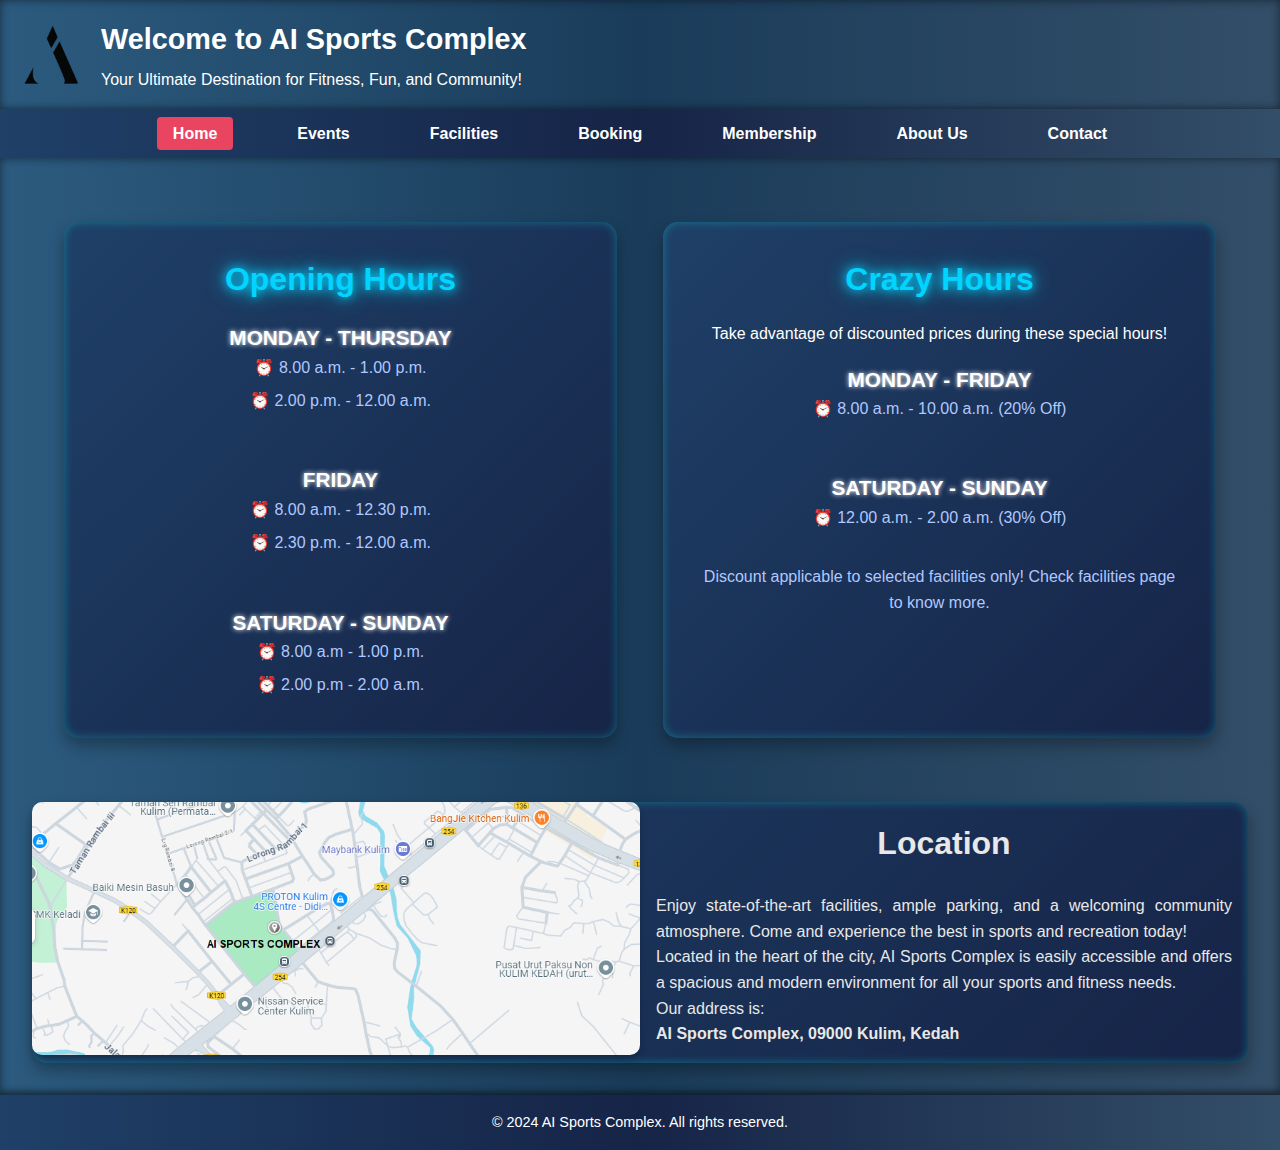
<file: index.html>
<!DOCTYPE html>
<html lang="en">
<head>
	<meta charset="UTF-8">
	<meta name="viewport" content="width=device-width, initial-scale=1.0">
	<title>Home - AI Sports Complex</title>
	<link rel="icon" href="AI.png" type="image/png">
	<link rel="stylesheet" href="A1Style.css">
</head>

<body>
	<header>
		<div class = "headerContent">
			<img id="myImage" src="AI.png" alt="AI Sports Complex Logo">
			<div class = "headerText">
				<h1>Welcome to AI Sports Complex</h1>
				<p>Your Ultimate Destination for Fitness, Fun, and Community!</p>
			</div>
		</div>
	</header>
	
	<nav>
        	<ul>
			<li><a href="index.html">Home</a></li>
            		<li><a href="events.html">Events</a></li>
			<li><a href="facilities.html">Facilities</a></li>
            		<li><a href="booking.html">Booking</a></li>
			<li><a href="membership.html">Membership</a></li>
			<li><a href="aboutus.html">About Us</a></li>
        		<li><a href="contact.html">Contact</a></li>
        	</ul>
	</nav>
	
	<main>
		<section id="indexContent">
			<div class="openingHours">
				<h1>Opening Hours</h1>
				<dl>
					<dt><b>Monday - Thursday</b></dt>
					<dd>⏰ 8.00 a.m. - 1.00 p.m.</dd>
					<dd>⏰ 2.00 p.m. - 12.00 a.m.</dd>
					<br>
					<dt><b>Friday</b></dt>
                    			<dd>⏰ 8.00 a.m. - 12.30 p.m.</dd>
                   	 		<dd>⏰ 2.30 p.m. - 12.00 a.m.</dd>
					<br>
					<dt><b>Saturday - Sunday</b></dt>
                    			<dd>⏰ 8.00 a.m - 1.00 p.m.</dd>
                    			<dd>⏰ 2.00 p.m - 2.00 a.m.</dd>
				</dl>
			</div>
			
			<div class="crazyHours">
            			<h1>Crazy Hours</h1>
            			<p>Take advantage of discounted prices during these special hours!</p>
            			<dl>
                			<dt><b>Monday - Friday</b></dt>
                			<dd>⏰ 8.00 a.m. - 10.00 a.m. (20% Off)</dd>
                			<br>
                			<dt><b>Saturday - Sunday</b></dt>
                			<dd>⏰ 12.00 a.m. - 2.00 a.m. (30% Off)</dd>
                			<br>
                			<dd>Discount applicable to selected facilities only! Check facilities page to know more.</dd>
            			</dl>
        		</div>
		</section>
		
		<section id="locationSection">
    			<div class="locationContent">
        			<img id="locationImage" src="Location.png" alt="AI Sports Complex Location">
        			<div class="locationDescription">
					<h1>Location</h1>
					<p>Enjoy state-of-the-art facilities, ample parking, and a welcoming community atmosphere. 
                			Come and experience the best in sports and recreation today!</p>
					<p>Located in the heart of the city, AI Sports Complex is easily accessible and offers a spacious and modern environment for all your sports and fitness needs. </p>
            				<p>Our address is:<br><b>AI Sports Complex, 09000 Kulim, Kedah</b></p>
        			</div>
    			</div>
		</section>
	</main>
	
	<footer>
        	<p>&copy; 2024 AI Sports Complex. All rights reserved.</p>
    	</footer>
	
	<script src="A1Script.js"></script>
	
</body>
</html>
</file>
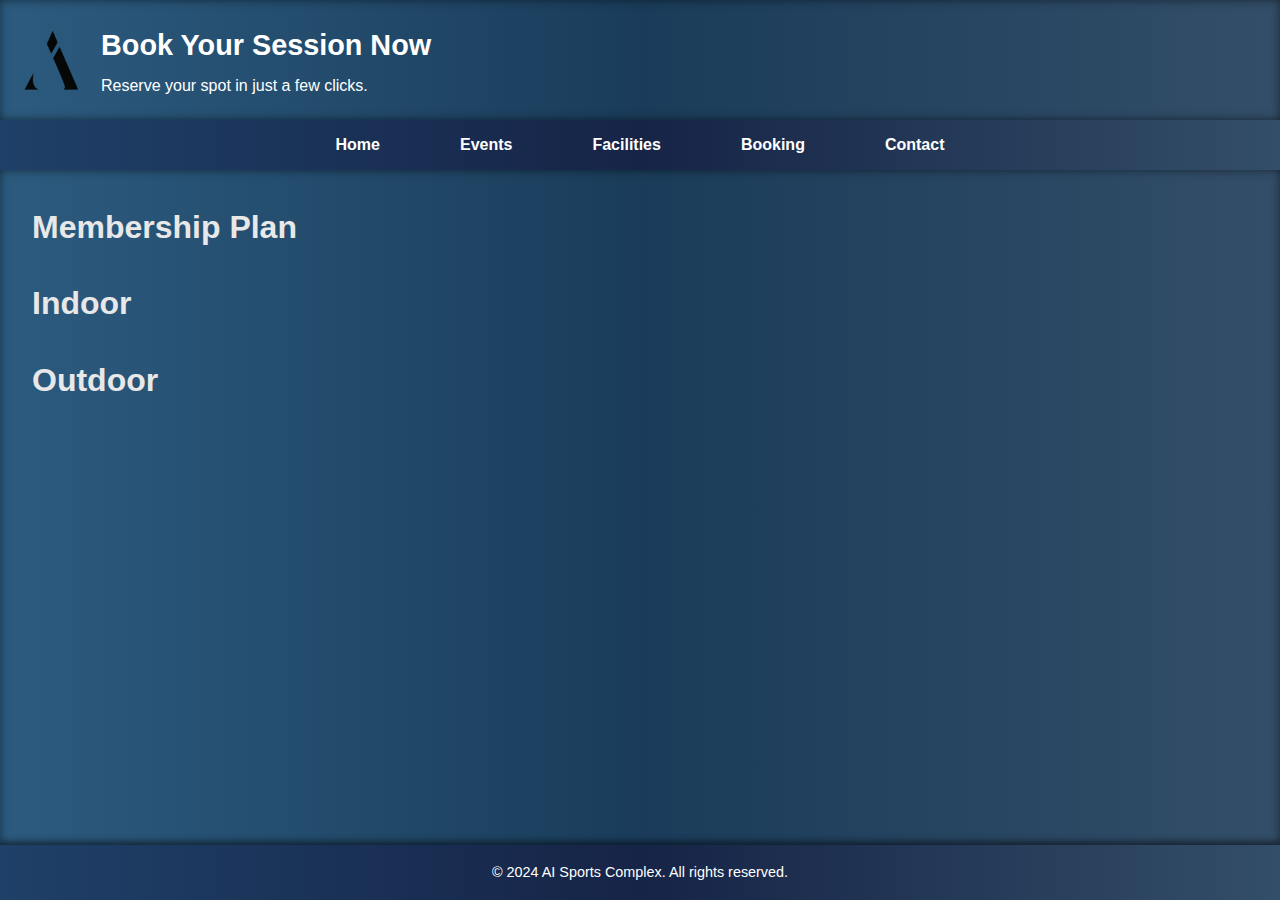
<file: Booking.html>
<!DOCTYPE html>
<html lang="en">
<head>
	<meta charset="UTF-8">
	<meta name="viewport" content="width=device-width, initial-scale=1.0">
	<title>Booking - AI Sports Complex</title>
	<link rel="icon" href="AI.png" type="image/png">
	<link rel="stylesheet" href="A1Style.css">
</head>

<body>
	<header>
		<div class = "headerContent">
			<img id="myImage" src="AI.png" alt="AI Sports Complex Logo">
			<div class = "headerText">
				<h1>Book Your Session Now</h1>
				<p>Reserve your spot in just a few clicks.</p>
			</div>
		</div>
	</header>
	
	<nav>
        <ul>
			<li><a href="index.html">Home</a></li>
            <li><a href="events.html">Events</a></li>
			<li><a href="facilities.html">Facilities</a></li>
            <li><a href="booking.html">Booking</a></li>
            <li><a href="contact.html">Contact</a></li>
        </ul>
	</nav>
	
	<main>
        <section id="content">
            <div>
				<h1>Membership Plan</h1>
			</div>
			<br>
			<div>
				<h1>Indoor</h1>
			</div>
			<br>
			<div>
				<h1>Outdoor</h1>
			</div>
        </section>
    </main>
	
	<footer>
        <p>&copy; 2024 AI Sports Complex. All rights reserved.</p>
    </footer>
	
	<script src="A1Script.js"></script>
	
</body>

</html>
</file>
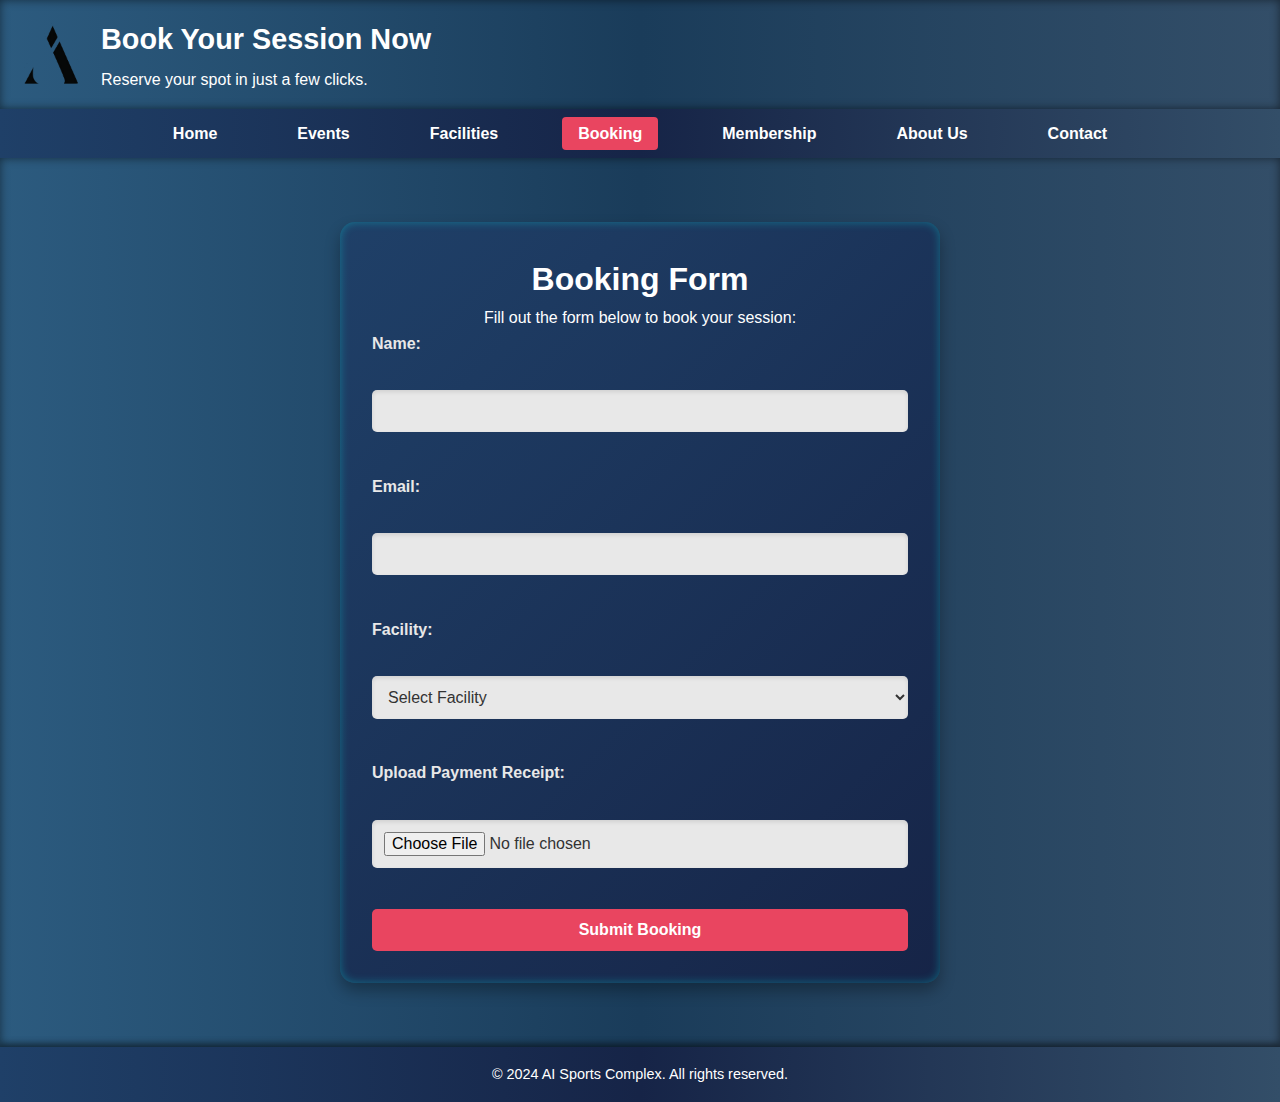
<file: booking.html>
<!DOCTYPE html>
<html lang="en">
<head>
	<meta charset="UTF-8">
	<meta name="viewport" content="width=device-width, initial-scale=1.0">
	<title>Booking - AI Sports Complex</title>
	<link rel="icon" href="AI.png" type="image/png">
	<link rel="stylesheet" href="A1Style.css">
</head>

<body>
	<header>
		<div class="headerContent">
			<img id="myImage" src="AI.png" alt="AI Sports Complex Logo">
			<div class="headerText">
				<h1>Book Your Session Now</h1>
				<p>Reserve your spot in just a few clicks.</p>
			</div>
		</div>
	</header>
	
	<nav>
		<ul>
			<li><a href="index.html">Home</a></li>
			<li><a href="events.html">Events</a></li>
			<li><a href="facilities.html">Facilities</a></li>
			<li><a href="booking.html">Booking</a></li>
			<li><a href="membership.html">Membership</a></li>
			<li><a href="aboutus.html">About Us</a></li>
			<li><a href="contact.html">Contact</a></li>
		</ul>
	</nav>
	
	<main>
		<section id="bookingContent">
			<h1>Booking Form</h1>
			<p>Fill out the form below to book your session:</p>
			<form id="bookingForm" onsubmit="submitBooking(); return false;">
				<label for="name">Name:</label><br>
				<input type="text" id="name" name="name" required><br><br>
				
				<label for="email">Email:</label><br>
				<input type="email" id="email" name="email" required><br><br>
				
				<label for="facility">Facility:</label><br>
				<select id="facility" name="facility" required onchange="updateForm()">
					<option value="">Select Facility</option>
					<option value="Gymnasium">Gymnasium</option>
					<option value="Swimming Pool">Swimming Pool</option>
					<option value="Squash Courts">Squash Courts</option>
					<option value="Badminton Courts">Badminton Courts</option>
					<option value="Tennis Courts">Tennis Courts</option>
					<option value="Football Field">Football Field</option>
				</select><br><br>
				
				<div id="courtForm" style="display: none;">
					<div id="numCourtsForm">
						<label for="numCourts">Number of Courts:</label><br>
						<input type="number" id="numCourts" name="numCourts" min="1" required><br><br>
					</div>
					<label for="numHours">Number of Hours:</label><br>
					<input type="number" id="numHours" name="numHours" min="1" required><br><br>

					<label for="courtDate">Date:</label><br>
					<input type="date" id="courtDate" name="courtDate" required><br><br>

					<label for="courtTime">Time:</label><br>
					<input type="time" id="courtTime" name="courtTime" required><br><br>

					<p id="courtPrice">Price: RM 0</p>
				</div>
				
				<div id="priceInfo" style="display: none;">
					<p><b>Price: RM 10</b></p>
					<p><b>Note:</b> Valid for one entry within one week.</p>
					<p><b>Bank Account:</b> 123456789 (AI Sports Complex)</p>
				</div>
				
				<label for="receipt">Upload Payment Receipt:</label><br>
				<input type="file" id="receipt" name="receipt" accept="image/*,application/pdf" required><br><br>
				
				<button type="submit" onclick = "submitBooking()">Submit Booking</button>
			</form>

			<div id="confirmationMessage" style="display: none; margin-top: 20px; background: #d4edda; padding: 15px; border: 1px solid #c3e6cb; border-radius: 5px; color: #155724;">
				<p><b>Booking Completed!</b> Please wait for your booking ticket to be sent to your email.</p>
			</div>
		</section>
	</main>
	
	<footer>
		<p>&copy; 2024 AI Sports Complex. All rights reserved.</p>
	</footer>
	
	<script src="A1Script.js"></script>
</body>
</html>
</file>
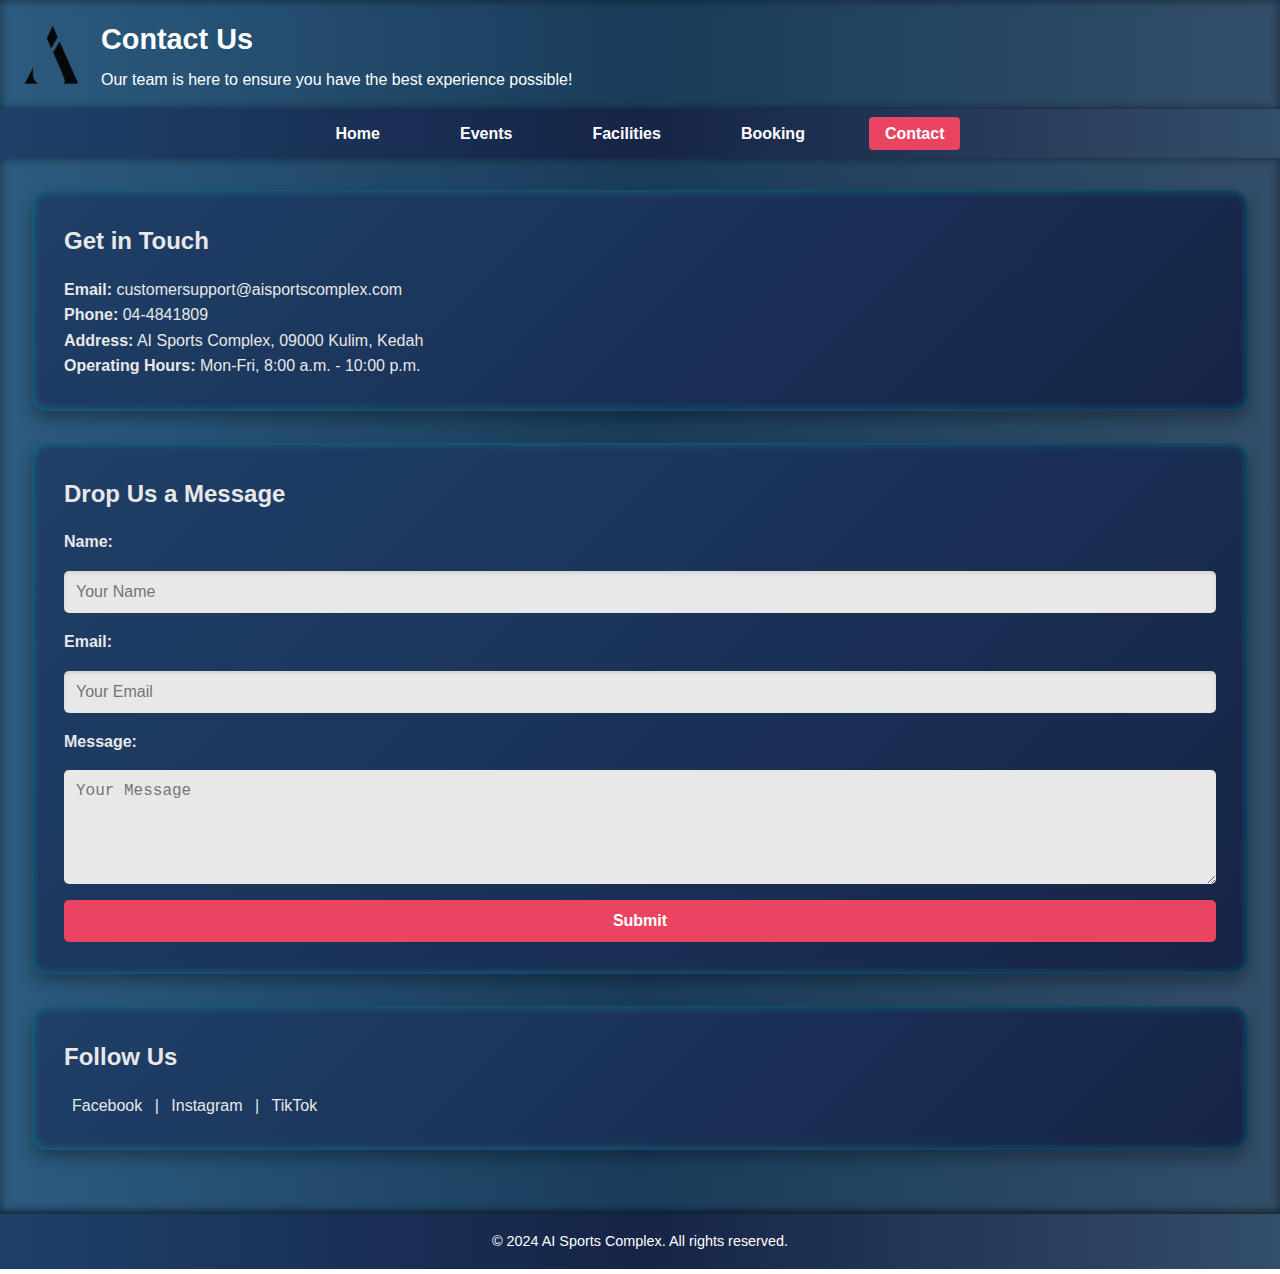
<file: Contact.html>
<!DOCTYPE html>
<html lang="en">
<head>
    <meta charset="UTF-8">
    <meta name="viewport" content="width=device-width, initial-scale=1.0">
    <title>Contact - AI Sports Complex</title>
    <link rel="icon" href="AI.png" type="image/png">
    <link rel="stylesheet" href="A1Style.css">
</head>

<body>
    <header>
        <div class="headerContent">
            <img id="myImage" src="AI.png" alt="AI Sports Complex Logo">
            <div class="headerText">
                <h1>Contact Us</h1>
                <p>Our team is here to ensure you have the best experience possible!</p>
            </div>
        </div>
    </header>

    <nav>
        <ul>
            <li><a href="index.html">Home</a></li>
            <li><a href="Events.html">Events</a></li>
            <li><a href="Facilities.html">Facilities</a></li>
            <li><a href="Booking.html">Booking</a></li>
            <li><a href="Contact.html">Contact</a></li>
        </ul>
    </nav>

    <main>
        <section id="contact">
            <div class="contactInfo">
                <h2>Get in Touch</h2>
                <p><strong>Email:</strong> customersupport@aisportscomplex.com</p>
                <p><strong>Phone:</strong> 04-4841809</p>
                <p><strong>Address:</strong> AI Sports Complex, 09000 Kulim, Kedah</p>
                <p><strong>Operating Hours:</strong> Mon-Fri, 8:00 a.m. - 10:00 p.m.</p>
            </div>

            <div class="contactForm">
                <h2>Drop Us a Message</h2>
                <form id="contactForm">
                    <label for="name">Name:</label>
                    <input type="text" id="name" name="name" placeholder="Your Name" required>

                    <label for="email">Email:</label>
                    <input type="email" id="email" name="email" placeholder="Your Email" required>

                    <label for="message">Message:</label>
                    <textarea id="message" name="message" rows="5" placeholder="Your Message" required></textarea>
                    <button type="submit" onclick = "receiveForm()">Submit</button>
                </form>
            </div>

            <div class="socialLinks">
                <h2>Follow Us</h2>
                <p>
                    <a href="https://www.facebook.com/amanizzat16" target="_blank">Facebook</a> |
                    <a href="https://instagram.com/amanizzat" target="_blank">Instagram</a> |
                    <a href="https://tiktok.com/@amanizzat" target="_blank">TikTok</a>
                </p>
            </div>
			<div id="successMessage" style="display: none; color: #FFD700;">
                    <p>Your message has been submitted successfully. Thank you!</p>
            </div>
        </section>
    </main>

    <footer>
        <p>&copy; 2024 AI Sports Complex. All rights reserved.</p>
    </footer>

    <script src="A1Script.js"></script>
</body>
</html>
</file>
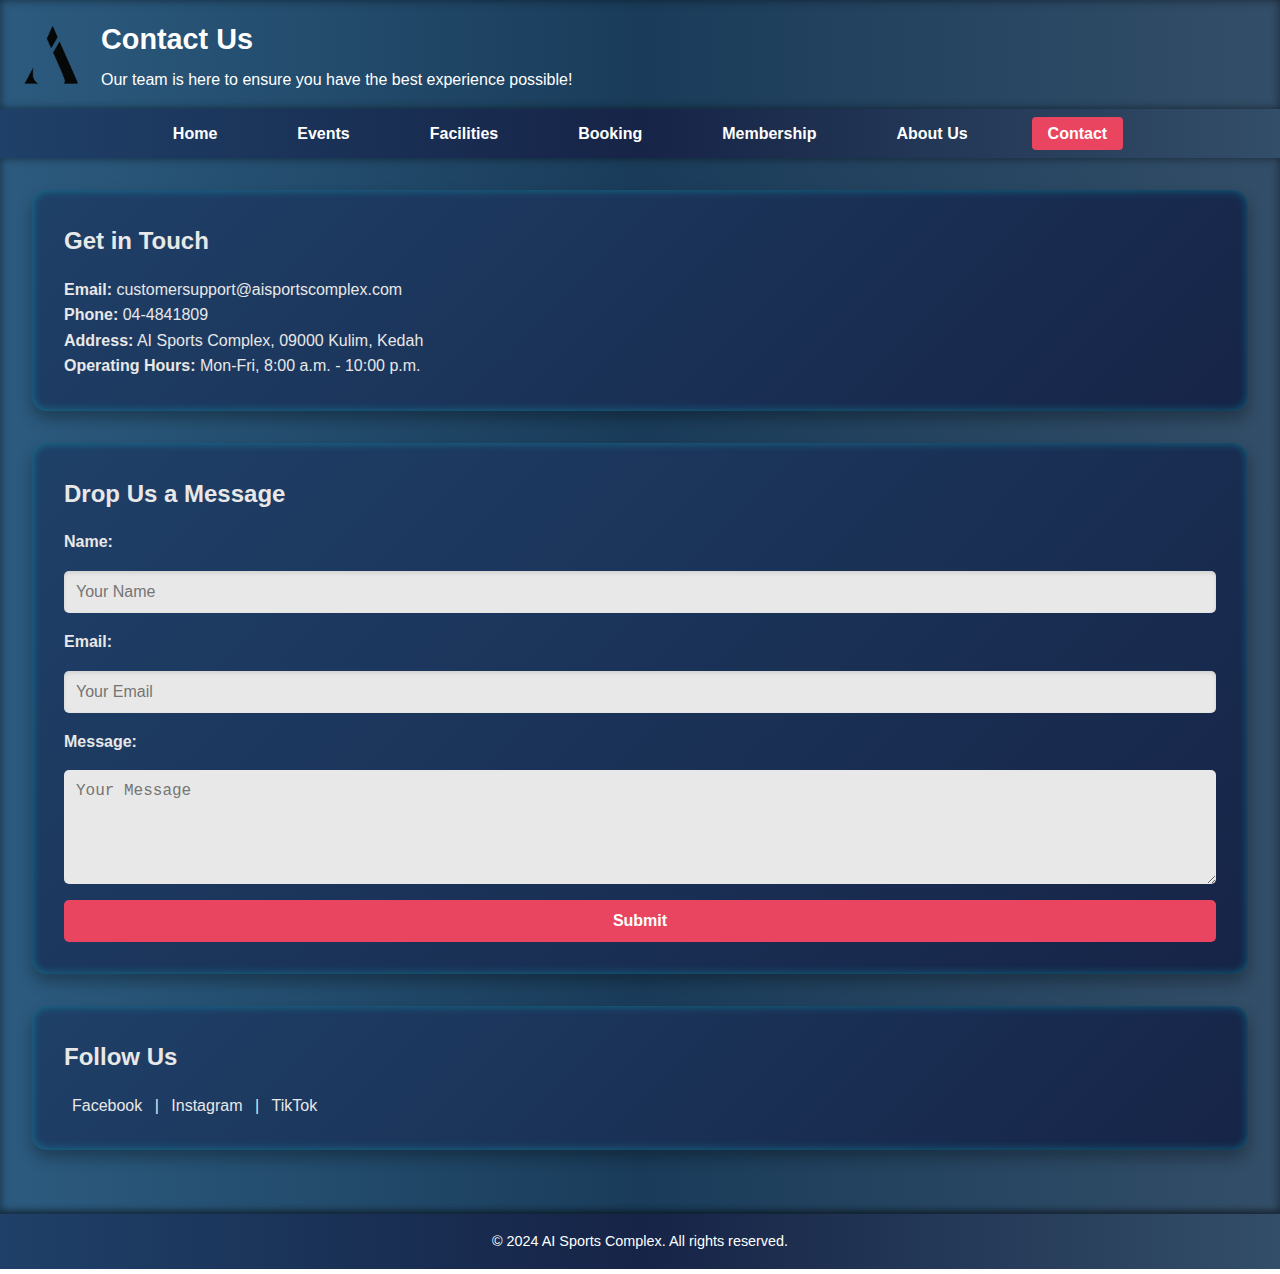
<file: contact.html>
<!DOCTYPE html>
<html lang="en">
<head>
    <meta charset="UTF-8">
    <meta name="viewport" content="width=device-width, initial-scale=1.0">
    <title>Contact - AI Sports Complex</title>
    <link rel="icon" href="AI.png" type="image/png">
    <link rel="stylesheet" href="A1Style.css">
</head>

<body>
    <header>
        <div class="headerContent">
            <img id="myImage" src="AI.png" alt="AI Sports Complex Logo">
            <div class="headerText">
                <h1>Contact Us</h1>
                <p>Our team is here to ensure you have the best experience possible!</p>
            </div>
        </div>
    </header>

    <nav>
        <ul>
            	<li><a href="index.html">Home</a></li>
            	<li><a href="events.html">Events</a></li>
            	<li><a href="facilities.html">Facilities</a></li>
            	<li><a href="booking.html">Booking</a></li>
		<li><a href="membership.html">Membership</a></li>
		<li><a href="aboutus.html">About Us</a></li>
            	<li><a href="contact.html">Contact</a></li>
        </ul>
    </nav>

    <main>
        <section id="contact">
            <div class="contactInfo">
                <h2>Get in Touch</h2>
                <p><strong>Email:</strong> customersupport@aisportscomplex.com</p>
                <p><strong>Phone:</strong> 04-4841809</p>
                <p><strong>Address:</strong> AI Sports Complex, 09000 Kulim, Kedah</p>
                <p><strong>Operating Hours:</strong> Mon-Fri, 8:00 a.m. - 10:00 p.m.</p>
            </div>

            <div class="contactForm">
                <h2>Drop Us a Message</h2>
                <form id="contactForm">
                    <label for="name">Name:</label>
                    <input type="text" id="name" name="name" placeholder="Your Name" required>

                    <label for="email">Email:</label>
                    <input type="email" id="email" name="email" placeholder="Your Email" required>

                    <label for="message">Message:</label>
                    <textarea id="message" name="message" rows="5" placeholder="Your Message" required></textarea>
                    <button type="submit" onclick = "receiveForm()">Submit</button>
                </form>
            </div>

            <div class="socialLinks">
                <h2>Follow Us</h2>
                <p>
                    <a href="https://www.facebook.com/amanizzat16" target="_blank">Facebook</a> |
                    <a href="https://instagram.com/amanizzat" target="_blank">Instagram</a> |
                    <a href="https://tiktok.com/@amanizzat" target="_blank">TikTok</a>
                </p>
            </div>
			<div id="successMessage" style="display: none; color: #FFD700;">
                    		<p>Your message has been submitted successfully. Thank you!</p>
            		</div>
        </section>
    </main>

    <footer>
        <p>&copy; 2024 AI Sports Complex. All rights reserved.</p>
    </footer>

    <script src="A1Script.js"></script>
</body>
</html>
</file>
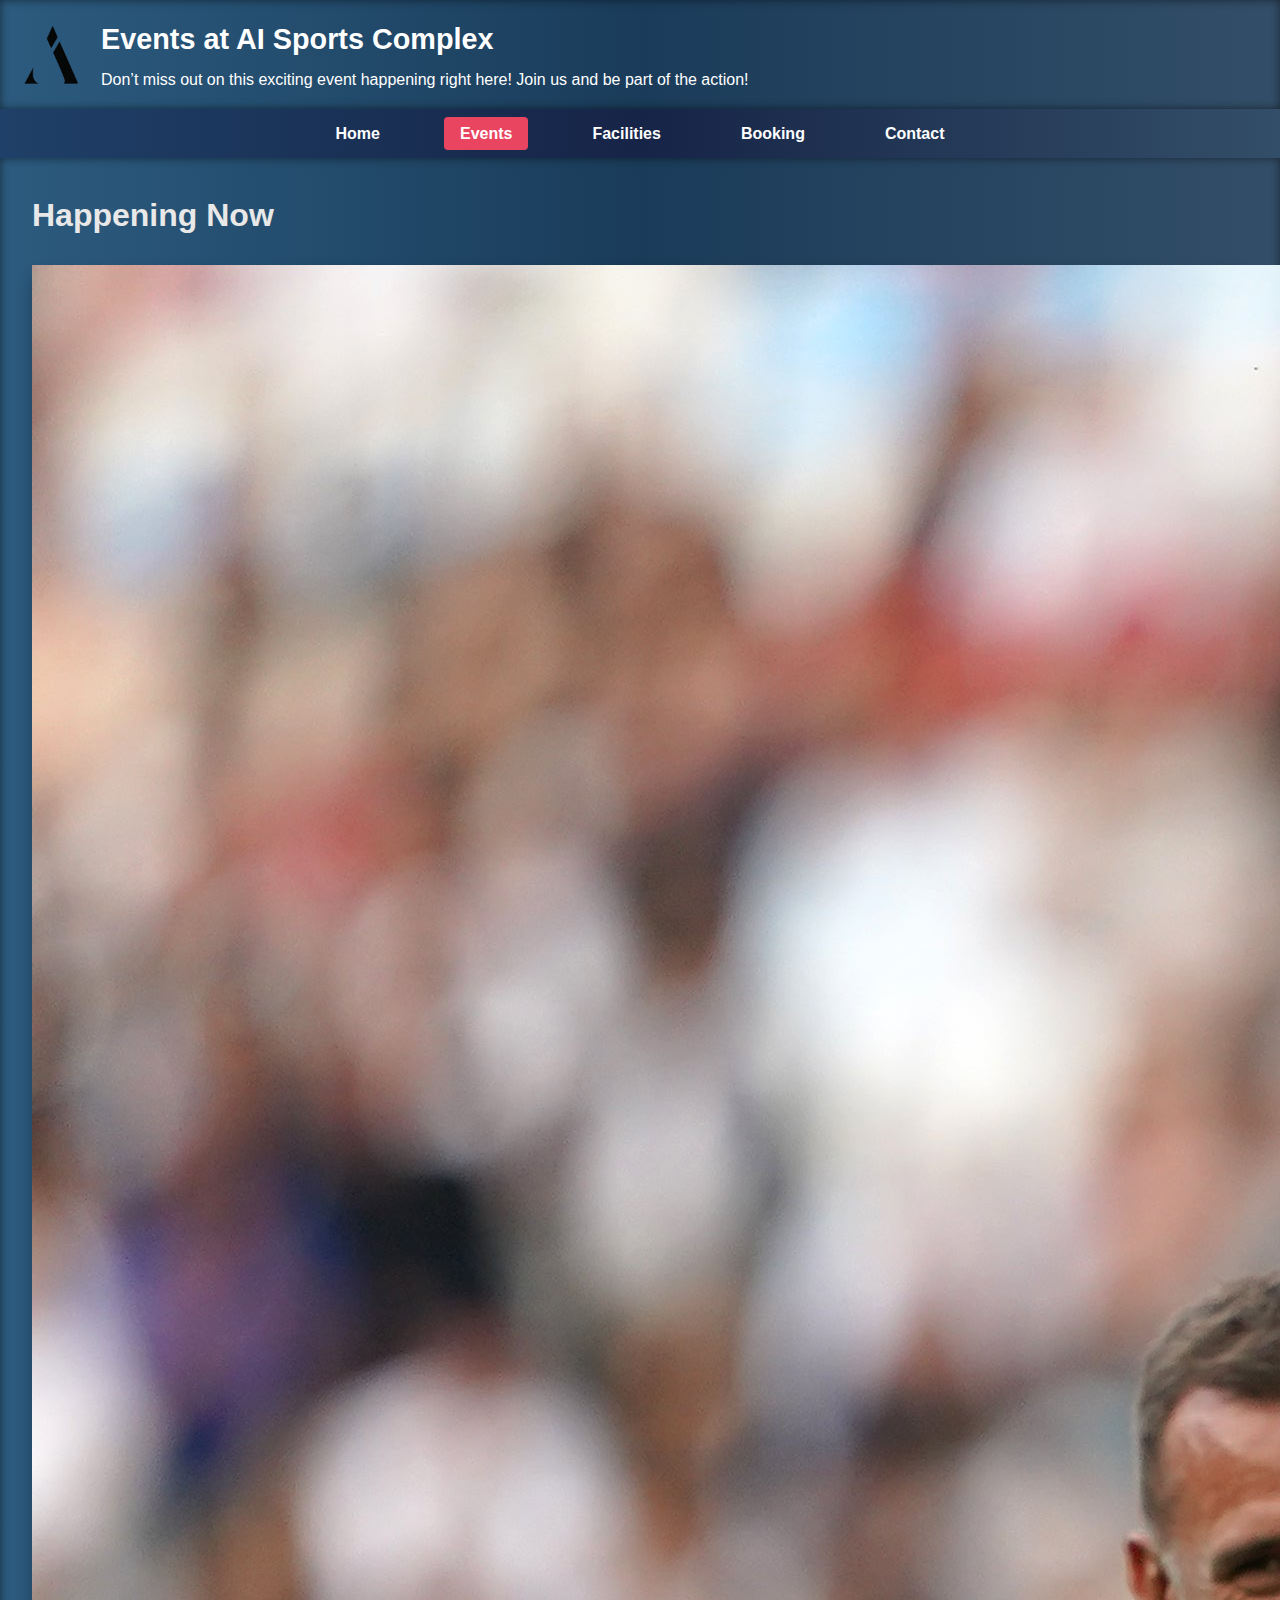
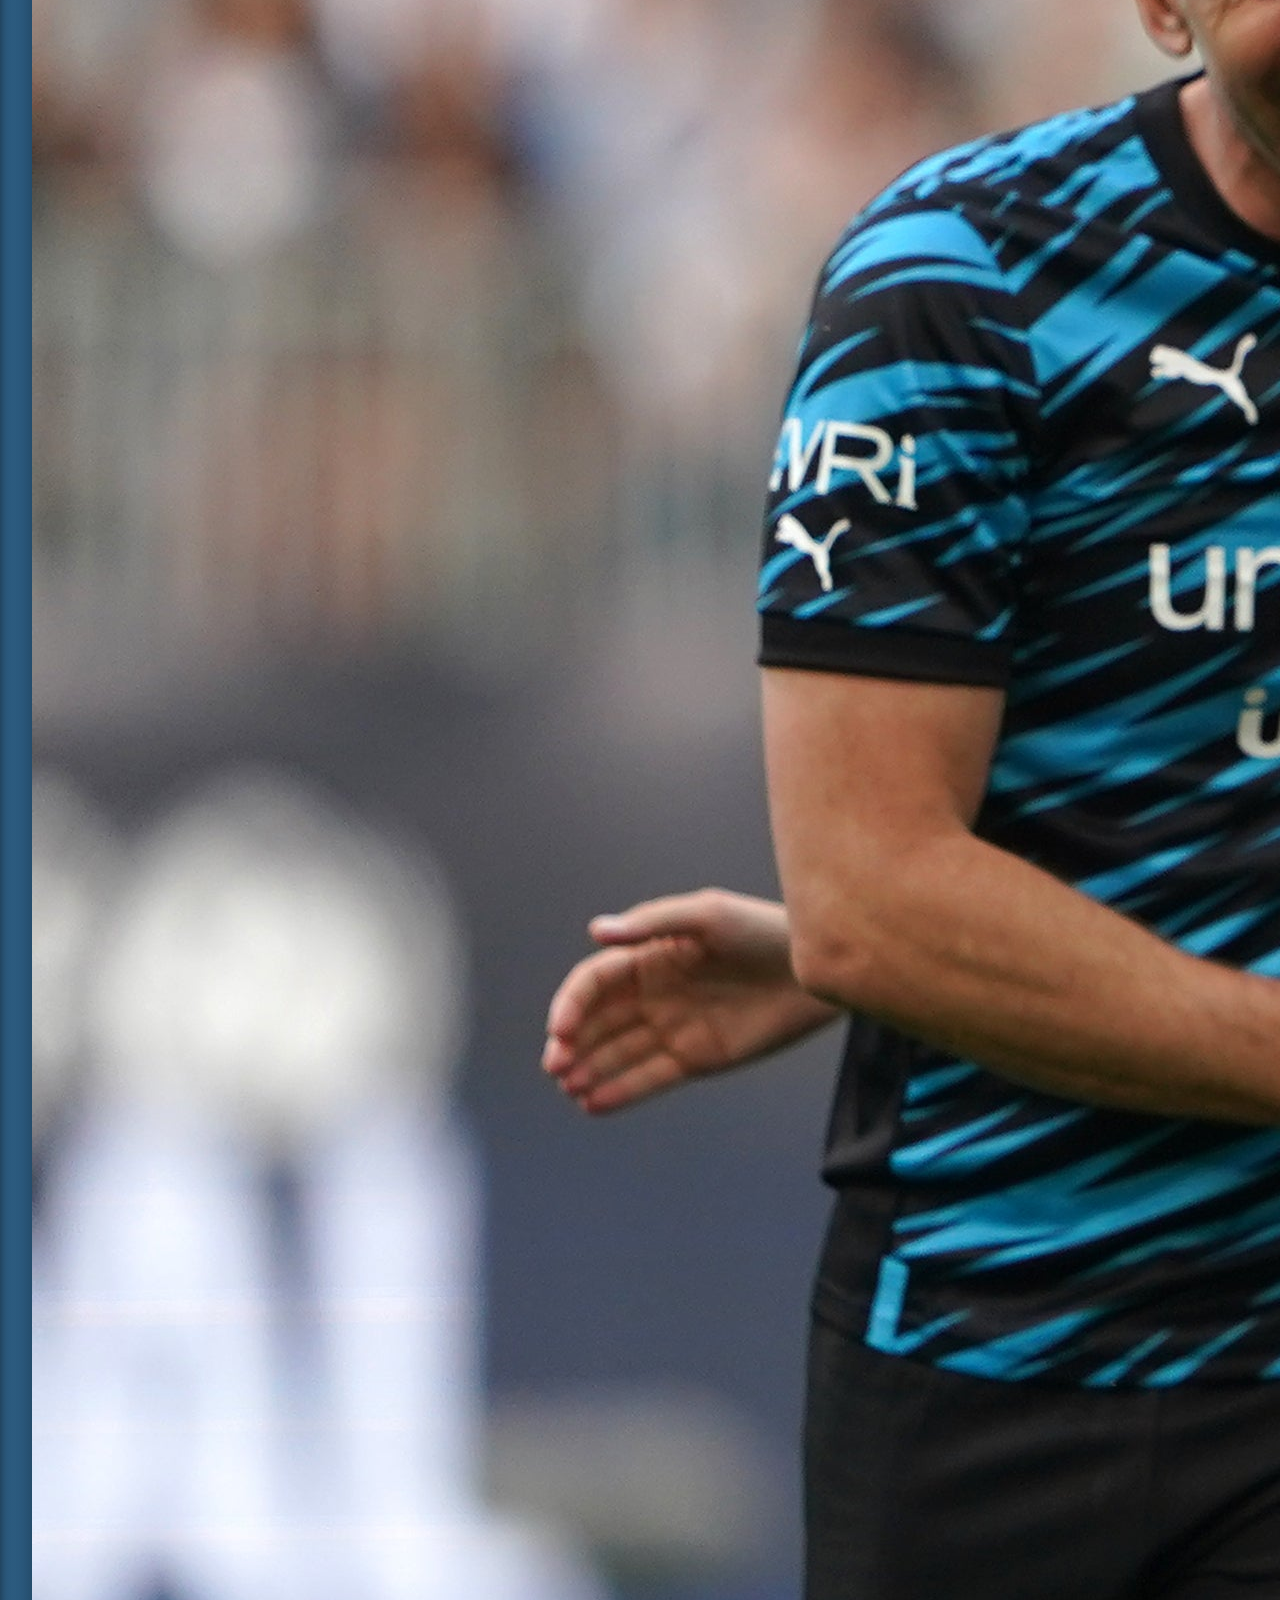
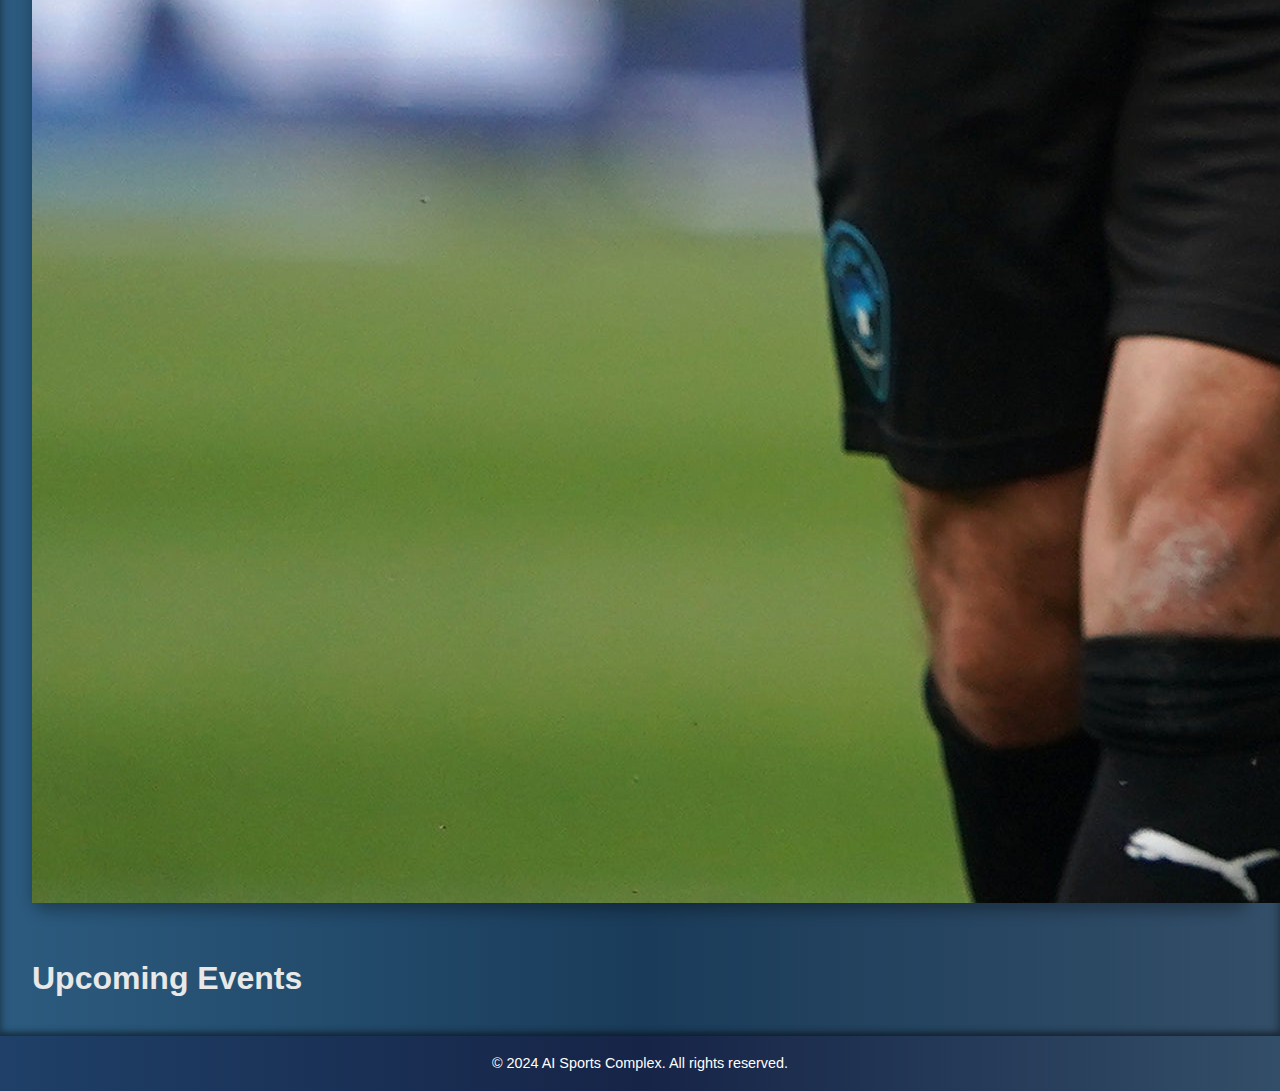
<file: Events.html>
<!DOCTYPE html>
<html lang="en">
<head>
	<meta charset="UTF-8">
	<meta name="viewport" content="width=device-width, initial-scale=1.0">
	<title>Events - AI Sports Complex</title>
	<link rel="icon" href="AI.png" type="image/png">
	<link rel="stylesheet" href="A1Style.css">
</head>

<body>
	<header>
		<div class = "headerContent">
			<img id="myImage" src="AI.png" alt="AI Sports Complex Logo">
			<div class = "headerText">
				<h1>Events at AI Sports Complex</h1>
				<p>Don’t miss out on this exciting event happening right here! Join us and be part of the action!</p>
			</div>
		</div>
	</header>
	
	<nav>
        <ul>
			<li><a href="index.html">Home</a></li>
            <li><a href="Events.html">Events</a></li>
			<li><a href="Facilities.html">Facilities</a></li>
            <li><a href="Booking.html">Booking</a></li>
            <li><a href="Contact.html">Contact</a></li>
        </ul>
	</nav>
	
	<main>
        <section id="content">
			<h1>Happening Now</h1>
			<div class="eventSection">
				<img id="eventImage" src="Charity.png" alt="football charity game image">
				<div class="eventDescription">
					<h2>AI Football Charity Match</h2>
					<p>
						Join us in an exciting Football Charity Match where sportsmanship meets compassion.
						This event brings together local teams, football enthusiasts, and the community to support 
						a noble cause. All proceeds from the match will go towards Pertubuhan Rumah Amal Cahaya Tengku 
						Ampuan Rahimah (RACTAR), making a difference in the lives of those in need.
					</p>
					<p><b>Date:</b> 1 - 31 December</p>
					<p><b>Time:</b> Every weekend - 9.00 a.m. - 12.00 p.m.</p>
				</div>
			</div>
			<br>
			<div>
				<h1>Upcoming Events</h1>
			</div>
        </section>
    </main>
	
	<footer>
        <p>&copy; 2024 AI Sports Complex. All rights reserved.</p>
    </footer>
	
	<script src="A1Script.js"></script>
	
</body>

</html>
</file>
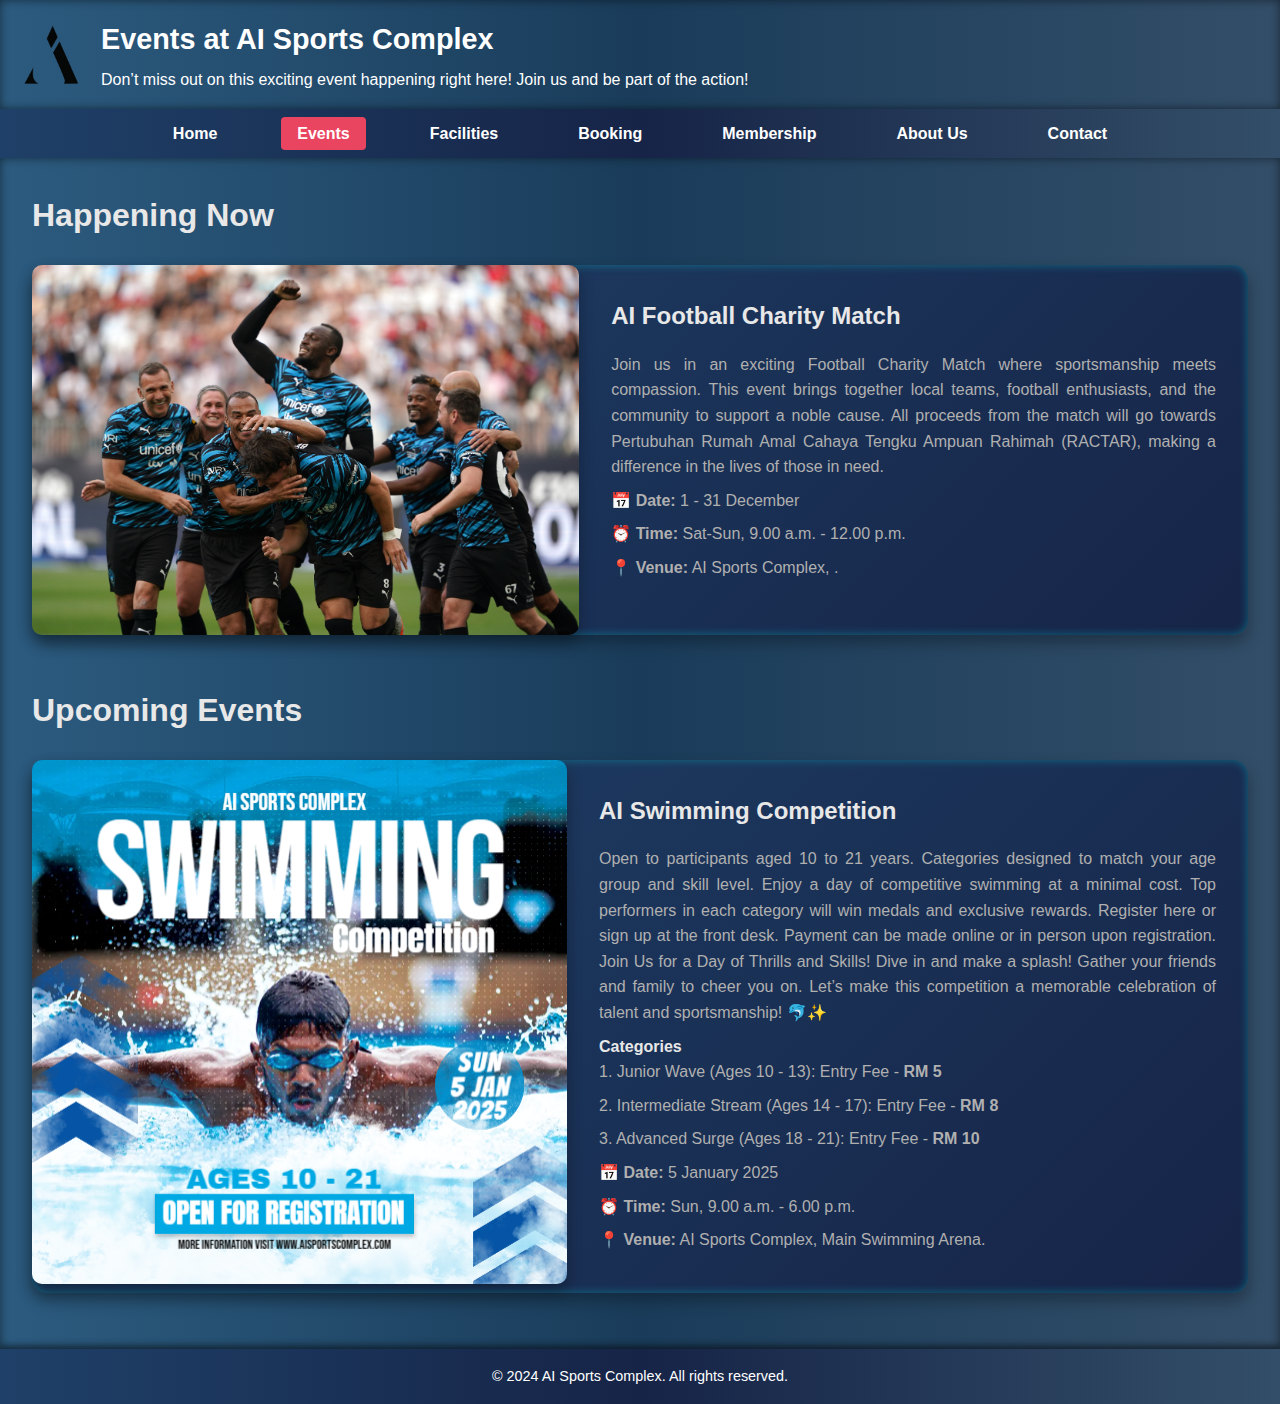
<file: events.html>
<!DOCTYPE html>
<html lang="en">
<head>
	<meta charset="UTF-8">
	<meta name="viewport" content="width=device-width, initial-scale=1.0">
	<title>Events - AI Sports Complex</title>
	<link rel="icon" href="AI.png" type="image/png">
	<link rel="stylesheet" href="A1Style.css">
</head>

<body>
	<header>
		<div class = "headerContent">
			<img id="myImage" src="AI.png" alt="AI Sports Complex Logo">
			<div class = "headerText">
				<h1>Events at AI Sports Complex</h1>
				<p>Don’t miss out on this exciting event happening right here! Join us and be part of the action!</p>
			</div>
		</div>
	</header>
	
	<nav>
        	<ul>
			<li><a href="index.html">Home</a></li>
            		<li><a href="events.html">Events</a></li>
			<li><a href="facilities.html">Facilities</a></li>
            		<li><a href="booking.html">Booking</a></li>
			<li><a href="membership.html">Membership</a></li>
			<li><a href="aboutus.html">About Us</a></li>
            		<li><a href="contact.html">Contact</a></li>
        	</ul>
	</nav>
	
	<main>
        	<section id="eventContent">
			<h1>Happening Now</h1>
			<div class="eventSection">
				<img id="happeningImage" src="Charity.png" alt="football charity game image">
				<div class="eventDescription">
					<h2>AI Football Charity Match</h2>
					<p>
						Join us in an exciting Football Charity Match where sportsmanship meets compassion.
						This event brings together local teams, football enthusiasts, and the community to support 
						a noble cause. All proceeds from the match will go towards Pertubuhan Rumah Amal Cahaya Tengku 
						Ampuan Rahimah (RACTAR), making a difference in the lives of those in need.
					</p>
					<p><b>📅 Date:</b> 1 - 31 December</p>
					<p><b>⏰ Time:</b> Sat-Sun, 9.00 a.m. - 12.00 p.m.</p>
					<p><b>📍 Venue:</b> AI Sports Complex, .</p>
				</div>
			</div>
			<br>
			<h1>Upcoming Events</h1>
			<div class="eventSection">
				<img id="upcomingImage" src="Swimming.png" alt="swimming competition poster image">
				<div class="eventDescription">
					<h2>AI Swimming Competition</h2>
					<p>
						Open to participants aged 10 to 21 years. Categories designed to match your age group 
						and skill level. Enjoy a day of competitive swimming at a minimal cost. Top performers 
						in each category will win medals and exclusive rewards. Register here or sign up at the 
						front desk. Payment can be made online or in person upon registration. Join Us for a Day 
						of Thrills and Skills! Dive in and make a splash! Gather your friends and family to cheer 
						you on. Let’s make this competition a memorable celebration of talent and sportsmanship! 🐬✨
					</p>
					<h4>Categories</h4>
					<p>1. Junior Wave (Ages 10 - 13): Entry Fee - <b>RM 5</b></p>
					<p>2. Intermediate Stream (Ages 14 - 17): Entry Fee - <b>RM 8</b></p>
					<p>3. Advanced Surge (Ages 18 - 21): Entry Fee - <b>RM 10</b></p>
					<p><b>📅 Date:</b> 5 January 2025</p>
					<p><b>⏰ Time:</b> Sun, 9.00 a.m. - 6.00 p.m.</p>
					<p><b>📍 Venue:</b> AI Sports Complex, Main Swimming Arena.</p>
				</div>
			</div>
        	</section>
    	</main>
	
	<footer>
        	<p>&copy; 2024 AI Sports Complex. All rights reserved.</p>
	</footer>
	
	<script src="A1Script.js"></script>
	
</body>
</html>
</file>
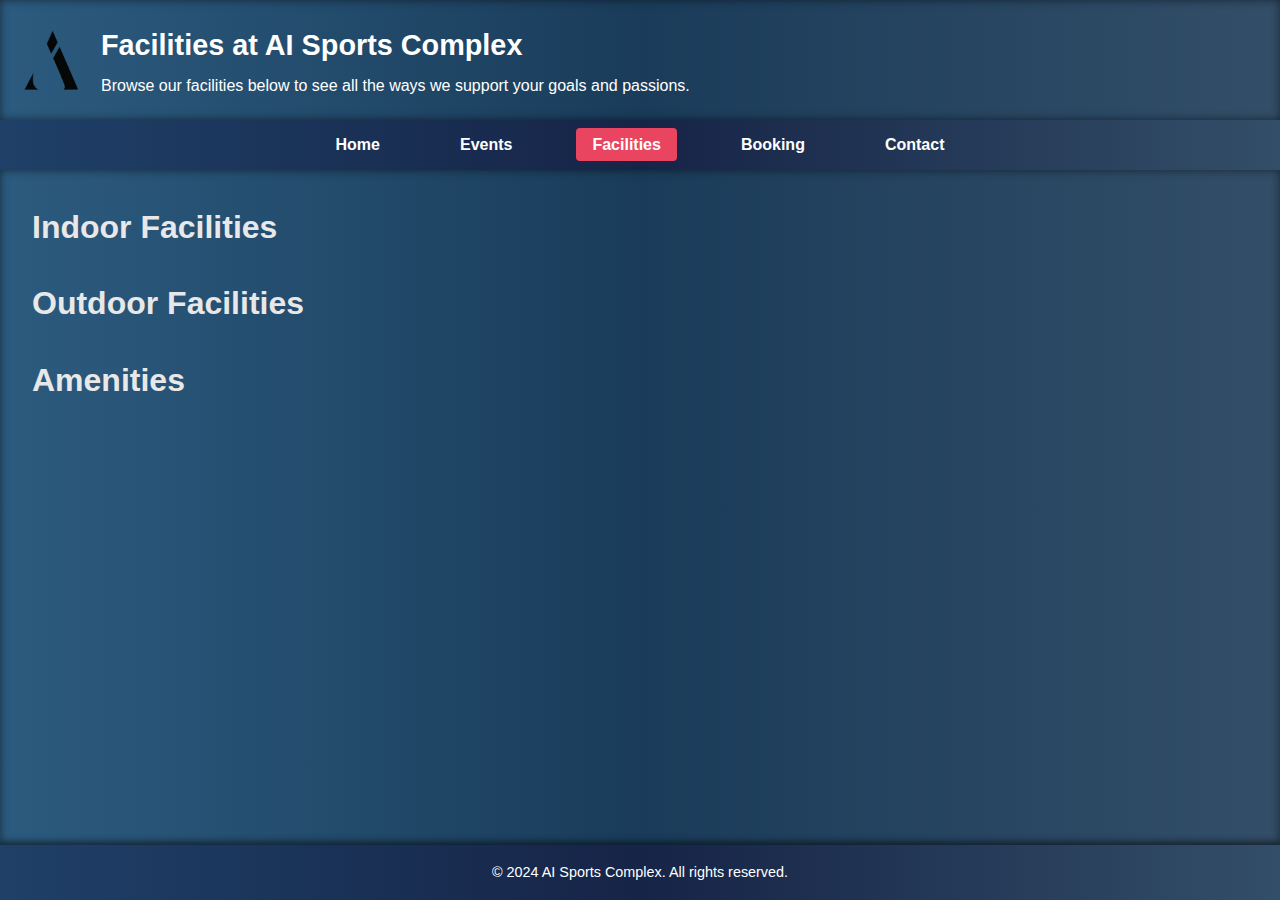
<file: Facilities.html>
<!DOCTYPE html>
<html lang="en">
<head>
	<meta charset="UTF-8">
	<meta name="viewport" content="width=device-width, initial-scale=1.0">
	<title>Facilities - AI Sports Complex</title>
	<link rel="icon" href="AI.png" type="image/png">
	<link rel="stylesheet" href="A1Style.css">
</head>

<body>
	<header>
		<div class = "headerContent">
			<img id="myImage" src="AI.png" alt="AI Sports Complex Logo">
			<div class = "headerText">
				<h1>Facilities at AI Sports Complex</h1>
				<p>Browse our facilities below to see all the ways we support your goals and passions.</p>
			</div>
		</div>
	</header>
	
	<nav>
        <ul>
			<li><a href="index.html">Home</a></li>
            <li><a href="Events.html">Events</a></li>
			<li><a href="Facilities.html">Facilities</a></li>
            <li><a href="Booking.html">Booking</a></li>
            <li><a href="Contact.html">Contact</a></li>
        </ul>
	</nav>
	
	<main>
        <section id="content">
            <div>
				<h1>Indoor Facilities</h1>
			</div>
			<br>
			<div>
				<h1>Outdoor Facilities</h1>
			</div>
			<br>
			<div>
				<h1>Amenities</h1>
			</div>
        </section>
    </main>
	
	<footer>
        <p>&copy; 2024 AI Sports Complex. All rights reserved.</p>
    </footer>
	
	<script src="A1Script.js"></script>
	
</body>

</html>
</file>
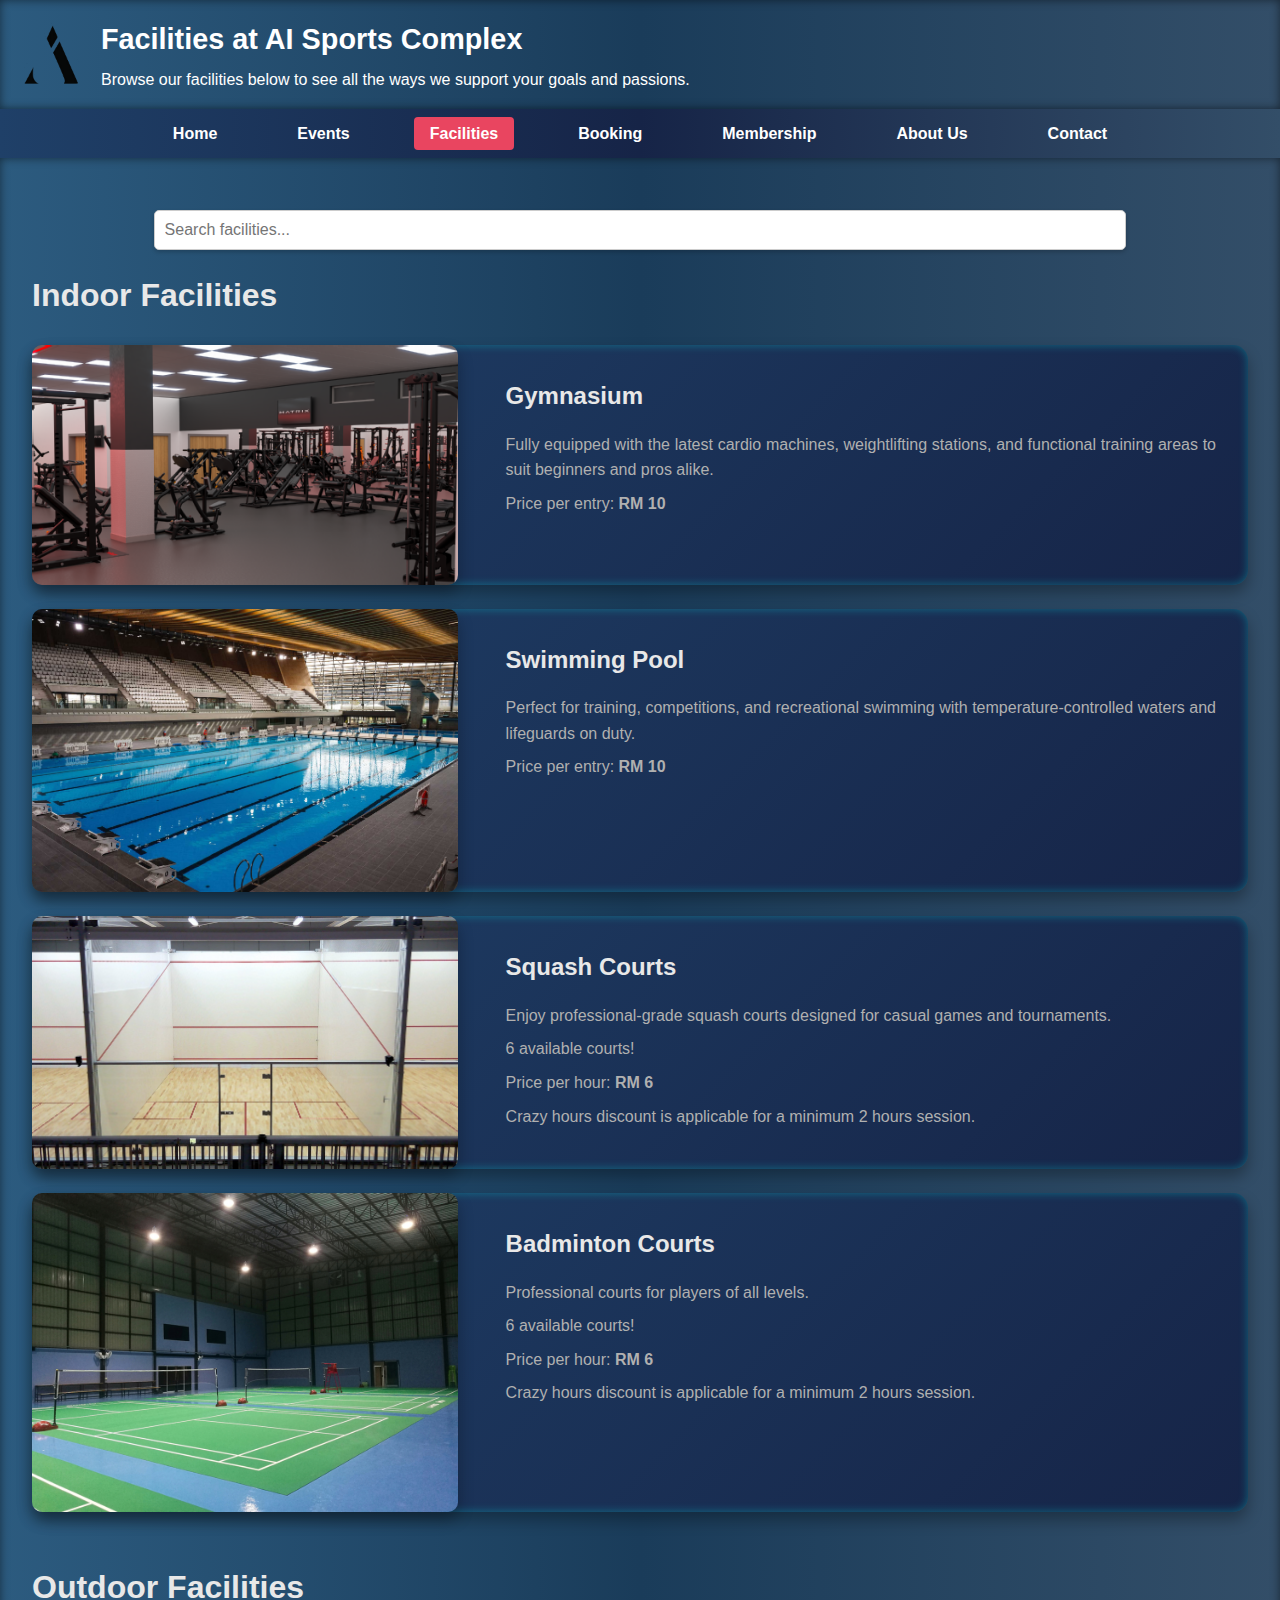
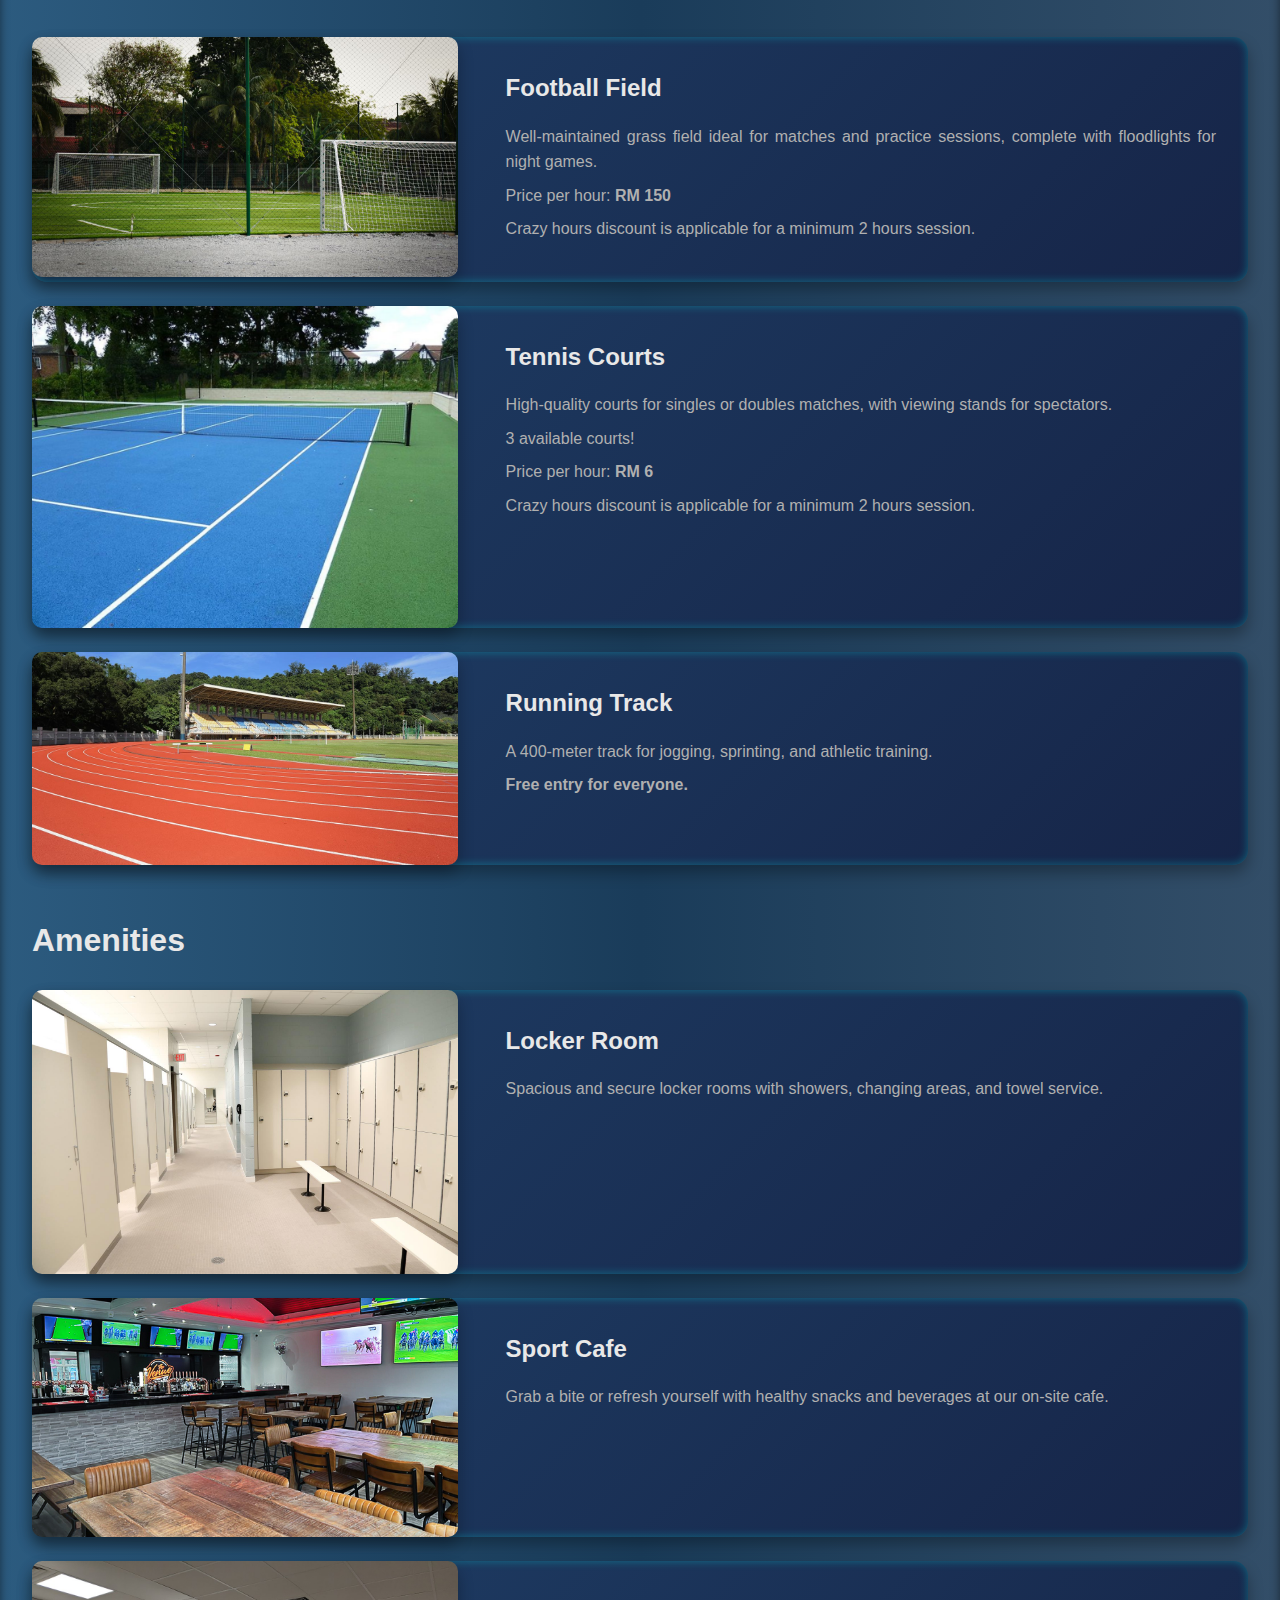
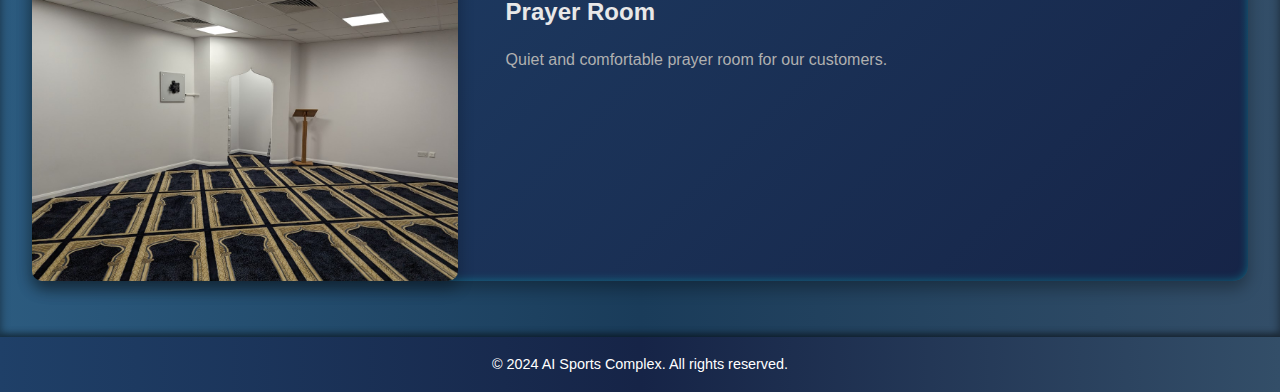
<file: facilities.html>
<!DOCTYPE html>
<html lang="en">
<head>
	<meta charset="UTF-8">
	<meta name="viewport" content="width=device-width, initial-scale=1.0">
	<title>Facilities - AI Sports Complex</title>
	<link rel="icon" href="AI.png" type="image/png">
	<link rel="stylesheet" href="A1Style.css">
</head>

<body>
	<header>
		<div class="headerContent">
			<img id="myImage" src="AI.png" alt="AI Sports Complex Logo">
			<div class="headerText">
				<h1>Facilities at AI Sports Complex</h1>
				<p>Browse our facilities below to see all the ways we support your goals and passions.</p>
			</div>
		</div>
	</header>
	
	<nav>
        	<ul>
			<li><a href="index.html">Home</a></li>
            		<li><a href="events.html">Events</a></li>
			<li><a href="facilities.html">Facilities</a></li>
            		<li><a href="booking.html">Booking</a></li>
			<li><a href="membership.html">Membership</a></li>
			<li><a href="aboutus.html">About Us</a></li>
		            <li><a href="contact.html">Contact</a></li>
        	</ul>
	</nav>
	
	<main>
		<!-- Search Bar Section -->
    		<div class="searchBar">
        		<input type="text" id="facilitySearch" placeholder="Search facilities..." onkeyup="filterFacilities()">
        		<ul id="suggestionList"></ul>
    		</div>
    
    		<section id="facilityContent">
        		<!-- Indoor Facilities Section -->
        		<div>
            			<h1>Indoor Facilities</h1>
            			<div class="facilitySection" data-facility="gymnasium">
                			<img src="Gym.png" alt="Gym" class="facilityImage">
					<div class="facilityText">
						<h2>Gymnasium</h2>
                				<p>Fully equipped with the latest cardio machines, weightlifting stations, and functional training areas to suit beginners and pros alike.</p>
						<p>Price per entry: <b>RM 10</b></p>
					</div>
				</div>
            			<div class="facilitySection" data-facility="swimming pool">
                			<img src="Pool.png" alt="Pool" class="facilityImage">
					<div class="facilityText">
						<h2>Swimming Pool</h2>
                				<p>Perfect for training, competitions, and recreational swimming with temperature-controlled waters and lifeguards on duty.</p>
						<p>Price per entry: <b>RM 10</b></p>
					</div>
				</div>
            			<div class="facilitySection" data-facility="squash courts">
                			<img src="Squash.png" alt="Squash Courts" class="facilityImage">
					<div class="facilityText">
						<h2>Squash Courts</h2>
                				<p>Enjoy professional-grade squash courts designed for casual games and tournaments.</p>
						<p>6 available courts!</b></p>
						<p>Price per hour: <b>RM 6</b></p>
						<p>Crazy hours discount is applicable for a minimum 2 hours session.</p>
					</div>
				</div>
            			<div class="facilitySection" data-facility="badminton courts">
                			<img src="Badminton.png" alt="Badminton Courts" class="facilityImage">
					<div class="facilityText">
						<h2>Badminton Courts</h2>
                				<p>Professional courts for players of all levels.</p>
						<p>6 available courts!</b></p>
						<p>Price per hour: <b>RM 6</b></p>
						<p>Crazy hours discount is applicable for a minimum 2 hours session.</p>
					</div>
				</div>
        		</div>
        		<br>
			
        		<!-- Outdoor Facilities Section -->
        		<div>
            			<h1>Outdoor Facilities</h1>
            			<div class="facilitySection" data-facility="football field">
                			<img src="Football.png" alt="Football Field" class="facilityImage">
					<div class="facilityText">
						<h2>Football Field</h2>
                				<p>Well-maintained grass field ideal for matches and practice sessions, complete with floodlights for night games.</p>
						<p>Price per hour: <b>RM 150</b></p>
						<p>Crazy hours discount is applicable for a minimum 2 hours session.</p>
					</div>
				</div>
            			<div class="facilitySection" data-facility="tennis courts">
                			<img src="Tennis.png" alt="Tennis Courts" class="facilityImage">
					<div class="facilityText">
						<h2>Tennis Courts</h2>
                				<p>High-quality courts for singles or doubles matches, with viewing stands for spectators.</p>
						<p>3 available courts!</b></p>
						<p>Price per hour: <b>RM 6</b></p>
						<p>Crazy hours discount is applicable for a minimum 2 hours session.</p>
					</div>
				</div>
            			<div class="facilitySection" data-facility="running track">
                			<img src="Track.png" alt="Running Track" class="facilityImage">
					<div class="facilityText">
						<h2>Running Track</h2>
                				<p>A 400-meter track for jogging, sprinting, and athletic training.</p>
						<p><b>Free entry for everyone.</b></p>
					</div>
				</div>
        		</div>
        		<br>
			
        		<!-- Amenities Section -->
        		<div>
            			<h1>Amenities</h1>
            			<div class="facilitySection" data-facility="locker rooms">
                			<img src="Locker.png" alt="Locker Rooms" class="facilityImage">
					<div class="facilityText">
						<h2>Locker Room</h2>
                				<p>Spacious and secure locker rooms with showers, changing areas, and towel service.</p>
					</div>
				</div>
            			<div class="facilitySection" data-facility="sports cafe">
                			<img src="Cafe.png" alt="Sports Cafe" class="facilityImage">
					<div class="facilityText">
						<h2>Sport Cafe</h2>
                				<p>Grab a bite or refresh yourself with healthy snacks and beverages at our on-site cafe.</p>
					</div>
				</div>
            			<div class="facilitySection" data-facility="prayer room">
                			<img src="Surau.png" alt="Prayer hall" class="facilityImage">
					<div class="facilityText">
						<h2>Prayer Room</h2>
                				<p>Quiet and comfortable prayer room for our customers.</p>
					</div>
				</div>
        		</div>
    		</section>
    </main>
	
	<footer>
        	<p>&copy; 2024 AI Sports Complex. All rights reserved.</p>
    	</footer>
	
	<script src="A1Script.js"></script>
</body>
</html>
</file>
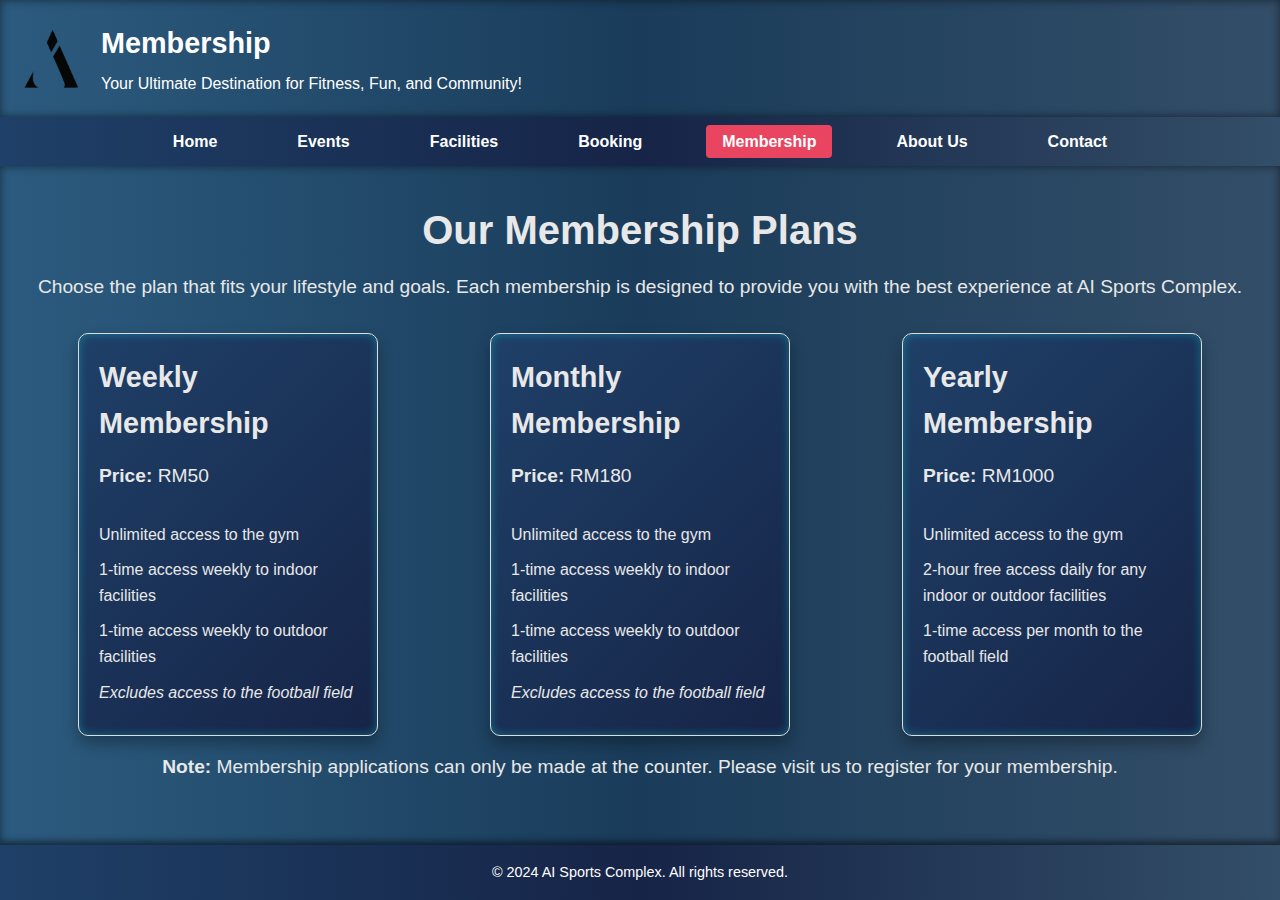
<file: membership.html>
<!DOCTYPE html>
<html lang="en">
<head>
	<meta charset="UTF-8">
	<meta name="viewport" content="width=device-width, initial-scale=1.0">
	<title>Membership - AI Sports Complex</title>
	<link rel="icon" href="AI.png" type="image/png">
	<link rel="stylesheet" href="A1Style.css">
</head>

<body>
	<header>
		<div class = "headerContent">
			<img id="myImage" src="AI.png" alt="AI Sports Complex Logo">
			<div class = "headerText">
				<h1>Membership</h1>
				<p>Your Ultimate Destination for Fitness, Fun, and Community!</p>
			</div>
		</div>
	</header>
	
	<nav>
        <ul>
			<li><a href="index.html">Home</a></li>
            <li><a href="events.html">Events</a></li>
			<li><a href="facilities.html">Facilities</a></li>
            <li><a href="booking.html">Booking</a></li>
			<li><a href="membership.html">Membership</a></li>
			<li><a href="aboutus.html">About Us</a></li>
            <li><a href="contact.html">Contact</a></li>
        </ul>
	</nav>
	
	<main>
		<section id="membershipPlans">
    <h2>Our Membership Plans</h2>
    <p>Choose the plan that fits your lifestyle and goals. Each membership is designed to provide you with the best experience at AI Sports Complex.</p>

    <div class="membershipOptions">
        <!-- Weekly Membership -->
        <div class="membershipCard">
            <h3>Weekly Membership</h3>
            <p><strong>Price:</strong> RM50</p>
            <ul>
                <li>Unlimited access to the gym</li>
                <li>1-time access weekly to indoor facilities</li>
                <li>1-time access weekly to outdoor facilities</li>
                <li><em>Excludes access to the football field</em></li>
            </ul>
        </div>

        <!-- Monthly Membership -->
        <div class="membershipCard">
            <h3>Monthly Membership</h3>
            <p><strong>Price:</strong> RM180</p>
            <ul>
                <li>Unlimited access to the gym</li>
                <li>1-time access weekly to indoor facilities</li>
                <li>1-time access weekly to outdoor facilities</li>
                <li><em>Excludes access to the football field</em></li>
            </ul>
        </div>

        <!-- Yearly Membership -->
        <div class="membershipCard">
            <h3>Yearly Membership</h3>
            <p><strong>Price:</strong> RM1000</p>
            <ul>
                <li>Unlimited access to the gym</li>
                <li>2-hour free access daily for any indoor or outdoor facilities</li>
                <li>1-time access per month to the football field</li>
            </ul>
        </div>
    </div>
	
	<div id="membershipNote">
        <p><strong>Note:</strong> Membership applications can only be made at the counter. Please visit us to register for your membership.</p>
    </div>
</section>
	</main>
	
	<footer>
        <p>&copy; 2024 AI Sports Complex. All rights reserved.</p>
    </footer>
	
	<script src="A1Script.js"></script>
	
</body>

</html>
</file>
<file: A1Style.css>
/* Reset margin and padding for all elements */
* {
    margin: 0;
    padding: 0;
    box-sizing: border-box; /* Include padding and border in element's width/height */
}

/* Body styling */
html, body {
    font-family: 'Roboto', Arial, sans-serif;
    line-height: 1.6;
    color: #ffffff;
    height: 100%; /* Ensure full height */
    display: flex;
    flex-direction: column;
}

/* Header styling */
header {
    background: linear-gradient(90deg, #2c5b7f, #1a3c5a, #334e68);
    height: 120px;
    padding: 0 2rem;
    display: flex;
    align-items: center;
    justify-content: space-between; /* Space between logo and text */
    box-shadow: 0 4px 6px rgba(0, 0, 0, 0.3); /* Subtle shadow for depth */
	padding: 1rem;
	box-shadow: inset 0 0 10px rgba(0, 0, 0, 0.5);
}

/* Logo and header content */
.headerContent {
    display: flex;
    align-items: center;
}

#myImage {
    width: 70px;
    margin-right: 15px; /* Space between image and text */
}

.headerText h1 {
    font-size: 1.8rem;
    margin-bottom: 5px;
	color: White;
}

.headerText p {
    font-size: 1rem;
    color: White;
}

/* Navigation styling */
nav {
    background: linear-gradient(90deg, #1f4068, #162447, #334e68);
    box-shadow: 0 4px 6px rgba(0, 0, 0, 0.3);
}

nav ul {
    display: flex;
    list-style: none;
    justify-content: center;
    padding: 0.75rem;
}

nav ul li {
    margin: 0 1.5rem;
}

nav ul a {
    color: #ffffff;
    text-decoration: none;
    font-weight: 600;
    font-size: 1rem;
    padding: 0.5rem 1rem;
    border-radius: 4px;
    transition: all 0.3s ease-in-out; /* Smooth hover effect */
}

nav ul a:hover {
    background: #e94560;
    color: #FFD700;
}

nav ul a.active {
    background: #e94560;
    color: #ffffff;
}

/* Main content styling */
main {
    flex: 1;
    padding: 2rem;
    color: #e8e8e8;
    background: linear-gradient(90deg, #2c5b7f, #1a3c5a, #334e68);
    box-shadow: inset 0 0 10px rgba(0, 0, 0, 0.5); /* Subtle inner shadow for depth */
}

/* Footer styling */
footer {
    background: linear-gradient(90deg, #1f4068, #162447, #334e68);
    color: #ffffff;
    text-align: center;
    padding: 1rem;
    font-size: 0.9rem;
    box-shadow: 0 -4px 6px rgba(0, 0, 0, 0.3); /* Shadow above footer */
}

#indexContent {
    display: flex;
    flex-wrap: wrap;
    gap: 2rem; /* Add space between the sections */
    justify-content: space-between; /* Space out the two sections */
    padding: 2rem; /* Add padding around the content */
}

/* Styling for Opening Hours */
.openingHours, .crazyHours {
    background: linear-gradient(135deg, #1f4068, #162447);
    padding: 2rem;
    border-radius: 15px; /* Smooth edges */
    box-shadow: 0 8px 15px rgba(0, 0, 0, 0.3), 
                inset 0 0 10px rgba(0, 255, 255, 0.3); /* Outer and inner glow */
    color: #ffffff; 
    text-align: center; /* Center text */
    font-family: 'Roboto', Arial, sans-serif;
	flex: 1; /* Each section takes equal space */
    max-width: 48%;
    box-sizing: border-box; /* Include padding and borders in width */
}

.openingHours h1, .crazyHours h1 {
    font-size: 2rem;
    color: #00d4ff;
    text-shadow: 0 0 10px #00d4ff, 0 0 20px #00d4ff;
    margin-bottom: 1rem;
}

.openingHours dt, .crazyHours dt {
    font-size: 1.3rem;
    color: #ffffff;
    margin-top: 1rem;
    text-transform: uppercase;
    text-shadow: 0 0 5px #ffffff;
}

.openingHours dd, .crazyHours dd {
    font-size: 1rem;
    color: #b0c7ff;
    margin-bottom: 0.5rem;
}

#locationSection {
    display: flex;
    flex-direction: column;
    align-items: center; /* Center-align content */
    padding: 0;
    background: linear-gradient(135deg, #1f4068, #162447); 
    border-radius: 15px; 
    box-shadow: 0 8px 15px rgba(0, 0, 0, 0.3), 
                inset 0 0 10px rgba(0, 255, 255, 0.3); /
    overflow: hidden; 
    width: fit-content; 
    margin-top: 2rem; 
}

#locationSection h1 {
    text-align: center; /* Center align the title */
    color: #e8e8e8; 
    margin-bottom: 1.5rem;
}

.locationContent {
    display: flex;
    align-items: flex-start; 
    gap: 1rem; /* Space between image and text */
}

#locationImage {
    flex-shrink: 0; 
    max-width: 50%; 
    height: auto; 
    border-radius: 10px; 
    box-shadow: 0 4px 6px rgba(0, 0, 0, 0.2); /* Subtle shadow for the image */
}

#locationImage:hover {
    transform: scale(1.02);
    box-shadow: 0 8px 15px rgba(0, 0, 0, 0.3); 
}

.locationDescription {
    color: #e8e8e8;
    font-size: 1rem;
    line-height: 1.6;
    text-align: justify;
	padding-top: 1rem;
	padding-bottom: 1rem;
	padding-right: 1rem;
}

.eventSection {
    display: flex;
    align-items: flex-start;
    margin: 1.5rem 0;
	background: linear-gradient(135deg, #1f4068, #162447);
    border-radius: 15px;
	box-shadow: 0 8px 15px rgba(0, 0, 0, 0.3), 
                inset 0 0 10px rgba(0, 255, 255, 0.3);
}

#happeningImage, #upcomingImage {
    flex: 0 0 auto; 
    max-width: 45%; 
    height: auto; 
    border-radius: 10px; 
    overflow: hidden; 
    object-fit: cover; 
    display: block; 
    margin: 0 auto; 
    box-shadow: 0 8px 15px rgba(0, 0, 0, 0.3); 
}

#happeningImage:hover, #upcomingImage:hover {
    transform: scale(1.02); 
    box-shadow: 0 8px 15px rgba(0, 0, 0, 0.3); 
}

.eventDescription {
    flex: 1;
    color: #e8e8e8;
	text-align: justify;
	padding: 2rem;
}

.eventDescription h2 {
    font-size: 1.5rem;
    margin-bottom: 1rem;
    color: #e8e8e8;
}

.eventDescription p {
    margin-bottom: 0.5rem; 
    font-size: 1rem;
    color: #b0b0b0;
}

.facilityImage {
    flex: 0 0 auto; 
    max-width: 35%; 
    height: auto; 
    border-radius: 10px; 
    overflow: hidden; 
    object-fit: cover; 
    display: block;
    margin: 0 auto;
    box-shadow: 0 8px 15px rgba(0, 0, 0, 0.3); 
}

.facilityImage:hover {
    transform: scale(1.02);
    box-shadow: 0 8px 15px rgba(0, 0, 0, 0.3); /* Adds a shadow for a popping effect */
}

.facilitySection {
	display: flex;
    align-items: flex-start;
    gap: 1rem; /* Space between image and text */
    margin: 1.5rem 0;
    background: linear-gradient(135deg, #1f4068, #162447);
    border-radius: 15px;
    box-shadow: 0 8px 15px rgba(0, 0, 0, 0.3),
                inset 0 0 10px rgba(0, 255, 255, 0.3); 
    color: #e8e8e8;
}

.facilityText {
    flex: 1;
    color: #e8e8e8;
	text-align: justify;
	padding: 2rem;
}

.facilitySection p {
	margin-bottom: 0.5rem; /* Space between paragraphs */
    font-size: 1rem;
    color: #b0b0b0;
}

.facilitySection h2 {
	font-size: 1.5rem;
    margin-bottom: 1rem;
    color: #e8e8e8;
}

.searchBar {
    position: relative;
    margin: 20px auto;
    text-align: center;
}

#facilitySearch {
    width: 80%;
    padding: 10px;
    font-size: 16px;
    border: 1px solid #ccc;
    border-radius: 5px;
    box-shadow: 0 2px 4px rgba(0, 0, 0, 0.2);
}

#facilitySearch:focus {
    border-color: #1f4068;
    outline: none;
    box-shadow: 0 2px 6px rgba(31, 64, 104, 0.5);
}

#suggestionList {
    position: absolute;
    top: 40px;
    left: 10%;
    width: 80%;
    max-height: 150px;
    overflow-y: auto;
    background: #fff;
    border: 1px solid #ccc;
    border-radius: 5px;
    box-shadow: 0 2px 4px rgba(0, 0, 0, 0.2);
    list-style: none;
    padding: 5px;
    margin: 0;
    z-index: 1000;
    display: none;
}

#suggestionList li {
    padding: 8px;
    cursor: pointer;
	color: black;
	text-align: left;
}

#suggestionList li:hover {
    background-color: #f0f0f0;
}

/* Booking Form Container */
#bookingContent {
    max-width: 600px;
    margin: 2rem auto;
    padding: 2rem;
    background: linear-gradient(135deg, #1f4068, #162447);
    border-radius: 15px;
    box-shadow: 0 8px 15px rgba(0, 0, 0, 0.3), 
                inset 0 0 10px rgba(0, 255, 255, 0.3);
    color: #ffffff;
    text-align: center;
}

/* Form Labels */
form label {
    display: block;
    font-size: 1rem;
    margin-bottom: 0.5rem;
    text-align: left;
    font-weight: 600;
    color: #e8e8e8;
}

/* Input and Select Fields */
form input, form select {
    width: 100%;
    padding: 0.75rem;
    margin-bottom: 1rem;
    border: none;
    border-radius: 5px;
    background: #e8e8e8;
    color: #333333;
    font-size: 1rem;
    box-shadow: inset 0 2px 4px rgba(0, 0, 0, 0.1);
    transition: box-shadow 0.3s ease;
}

form input:focus, form select:focus {
    outline: none;
    box-shadow: 0 0 5px rgba(31, 64, 104, 0.8);
}

/* Submit Button */
form button {
    width: 100%;
    padding: 0.75rem;
    background: #e94560;
    color: #ffffff;
    font-size: 1rem;
    border: none;
    border-radius: 5px;
    cursor: pointer;
    transition: background 0.3s ease;
    font-weight: bold;
}

form button:hover {
    background: #FFD700;
    color: #333333;
}

/* Confirmation Message */
#confirmationMessage {
    display: none;
    margin-top: 20px;
    padding: 1.5rem;
    background: #1a3c5a;
    color: #00FF7F;
    border-radius: 10px;
    font-size: 1rem;
    font-weight: bold;
    box-shadow: 0 4px 10px rgba(0, 0, 0, 0.3);
}

#membershipPlans {
    text-align: center;
}

#membershipPlans h2 {
    font-size: 2.5em;
    margin-bottom: 10px;
}

#membershipPlans p {
    font-size: 1.2em;
    margin-bottom: 30px;
}

.membershipOptions {
    display: flex;
    justify-content: space-around;
    flex-wrap: wrap;
    gap: 20px;
}

.membershipCard {
	background: linear-gradient(135deg, #1f4068, #162447);
    border: 1px solid #ddd;
    border-radius: 10px;
    padding: 20px;
    width: 300px;
    box-shadow: 0 8px 15px rgba(0, 0, 0, 0.3), 
                inset 0 0 10px rgba(0, 255, 255, 0.3);
    text-align: left;
    transition: transform 0.3s, box-shadow 0.3s;
}

.membershipCard h3 {
    font-size: 1.8em;
    color: #e8e8e8;
    margin-bottom: 15px;
}

.membershipCard p {
    font-size: 1.2em;
    margin-bottom: 15px;
}

.membershipCard ul {
    list-style-type: none;
    padding: 0;
    font-size: 1em;
}

.membershipCard ul li {
    margin-bottom: 10px;
}

.membershipCard:hover {
    transform: translateY(-5px);
    box-shadow: 0 6px 12px rgba(0, 0, 0, 0.2);
}

#membershipNote {
	margin-top: 1rem;
	color: #e8e8e8;
}

.about-section {
    background: linear-gradient(135deg, #1f4068, #162447);
    color: #ffffff;
    margin: 20px auto;
    padding: 30px;
    border-radius: 10px;
    box-shadow: 0 4px 8px rgba(0, 0, 0, 0.3);
    text-align: center;
    max-width: 800px;
}

.about-section h2 {
    font-size: 2rem;
    margin-bottom: 15px;
    text-transform: uppercase;
    color: #e8e8e8; /* Gold for emphasis */
    text-shadow: 0 0 10px #00d4ff, 0 0 20px #00d4ff;
}

.about-section p {
    font-size: 1rem;
    line-height: 1.8;
    color: #e8e8e8;
}

/* Founder Section Styling */
.founder-section {
    background: linear-gradient(135deg, #1f4068, #162447);
    color: #ffffff;
    margin: 20px auto;
    padding: 1rem;
    border-radius: 10px;
    box-shadow: 0 4px 8px rgba(0, 0, 0, 0.3);
    text-align: center;
    max-width: 800px; 
}

.founder-section h2 {
    font-size: 2rem;
    margin-bottom: 15px;
    text-transform: uppercase;
    color: #e8e8e8; 
    text-shadow: 0 0 10px #00d4ff, 0 0 20px #00d4ff;
}

.founder-content {
    display: flex;
    flex-direction: column;
    align-items: center;
    gap: 1.5rem; /* Space between the image and the description */
}

.founder-image img {
    width: 500px; 
    height: auto; 
    border-radius: 10px; 
    box-shadow: 0 4px 8px rgba(0, 0, 0, 0.3);
}

.founder-image:hover {
    transform: scale(1.05);
}

.founder-description {
    text-align: justify;
    max-width: 700px;
    font-size: 1rem;
    line-height: 1.8;
    color: #d0d0d0;
}

.contactInfo, .contactForm, .socialLinks {
    margin-bottom: 2rem;
    padding: 2rem;
    background: linear-gradient(135deg, #1f4068, #162447);
    border-radius: 15px;
    box-shadow: 0 4px 15px rgba(0, 0, 0, 0.3);
	box-shadow: 0 8px 15px rgba(0, 0, 0, 0.3), 
                inset 0 0 10px rgba(0, 255, 255, 0.3);
}

.contactInfo h2, .contactForm h2, .socialLinks h2 {
    font-size: 1.5rem;
    color: #e8e8e8;
    margin-bottom: 1rem;
}

.contactForm label, .contactForm input, .contactForm textarea {
    display: block;
    width: 100%;
    margin-bottom: 1rem;
}

.contactForm input, .contactForm textarea {
    padding: 0.75rem;
    border: none;
    border-radius: 5px;
    background: #e8e8e8;
    color: #333333;
    font-size: 1rem;
}

.contactForm button {
    padding: 0.75rem 2rem;
    border: none;
    border-radius: 5px;
    background: #e94560;
    color: #ffffff;
    font-size: 1rem;
    cursor: pointer;
    transition: background 0.3s ease;
}

.contactForm button:hover {
    background: #FFD700;
}

.socialLinks a {
    color: #e8e8e8;
    text-decoration: none;
    margin: 0 0.5rem;
}

#successMessage {
    padding: 1rem;
    background-color: #0f3460;
    border-radius: 8px;
    text-align: center;
    margin-top: 1rem;
    font-size: 1.2rem;
    color: #FFD700;
}
</file>
